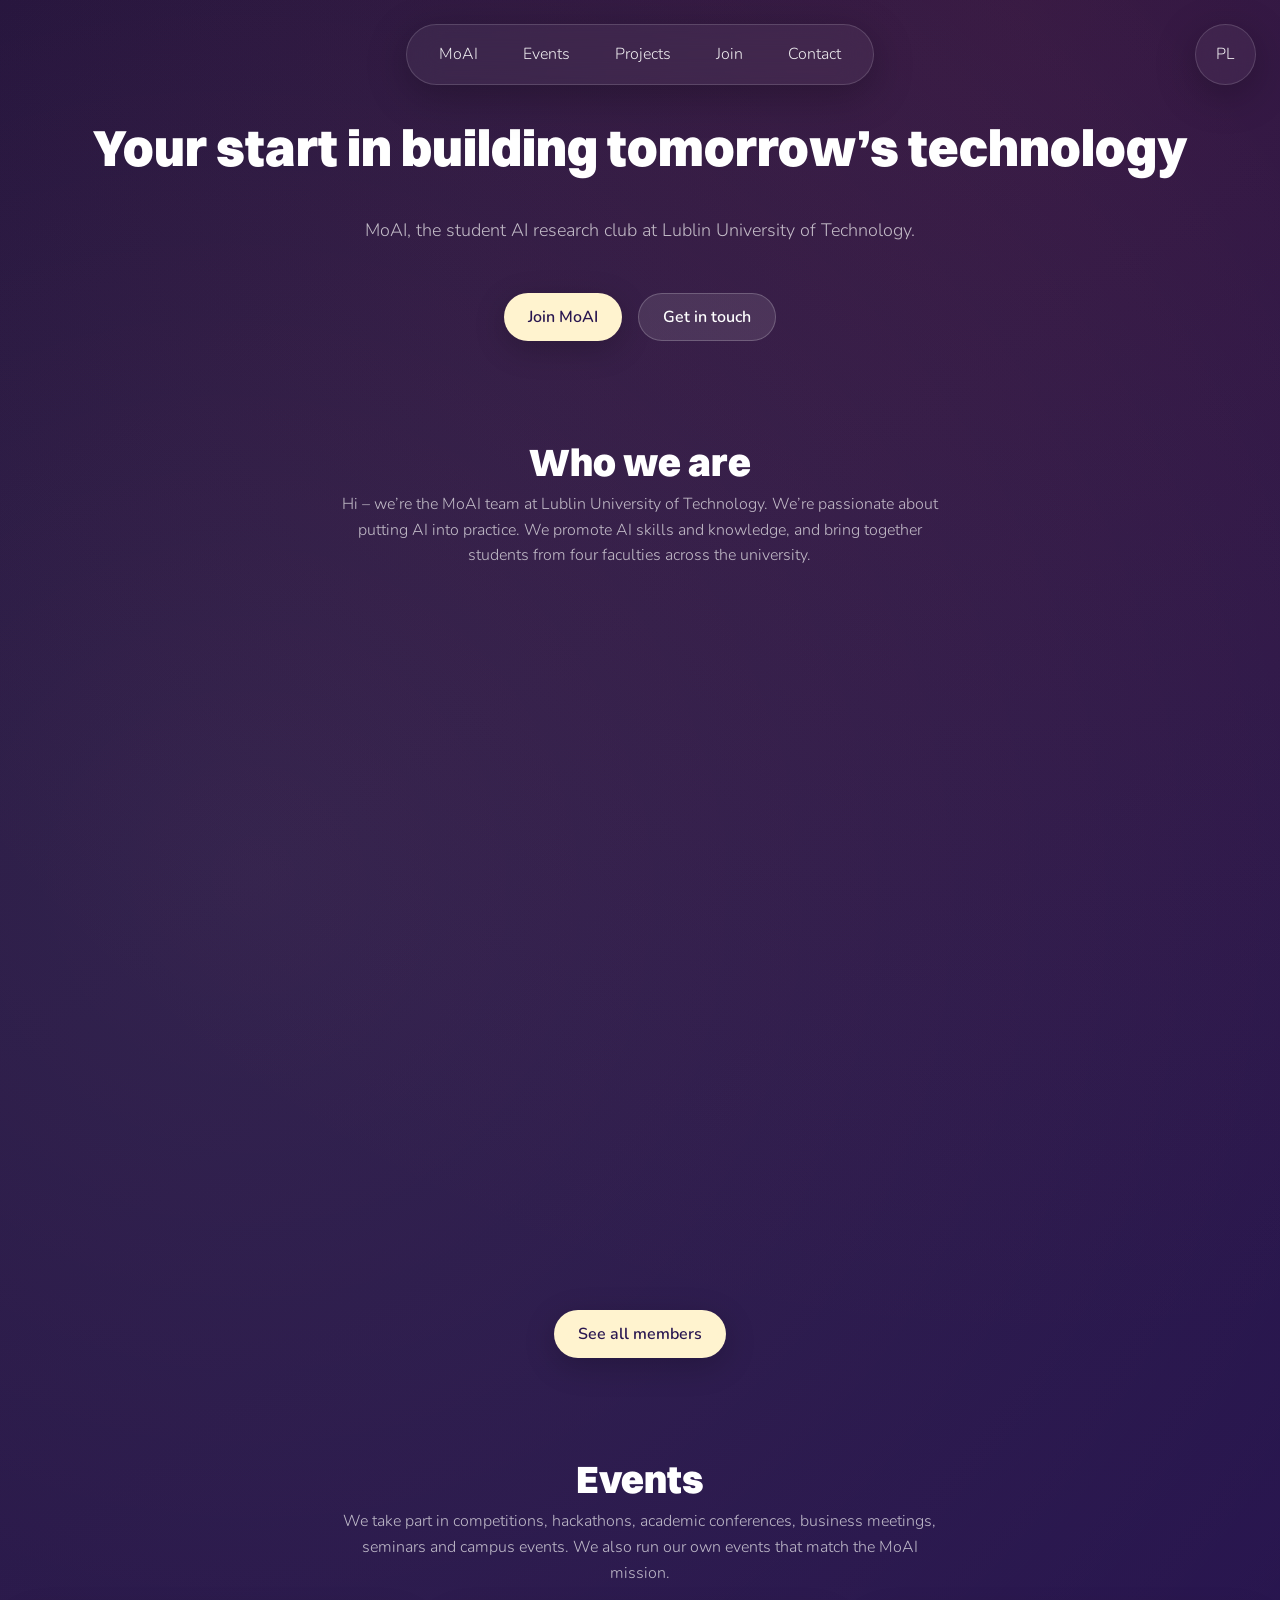
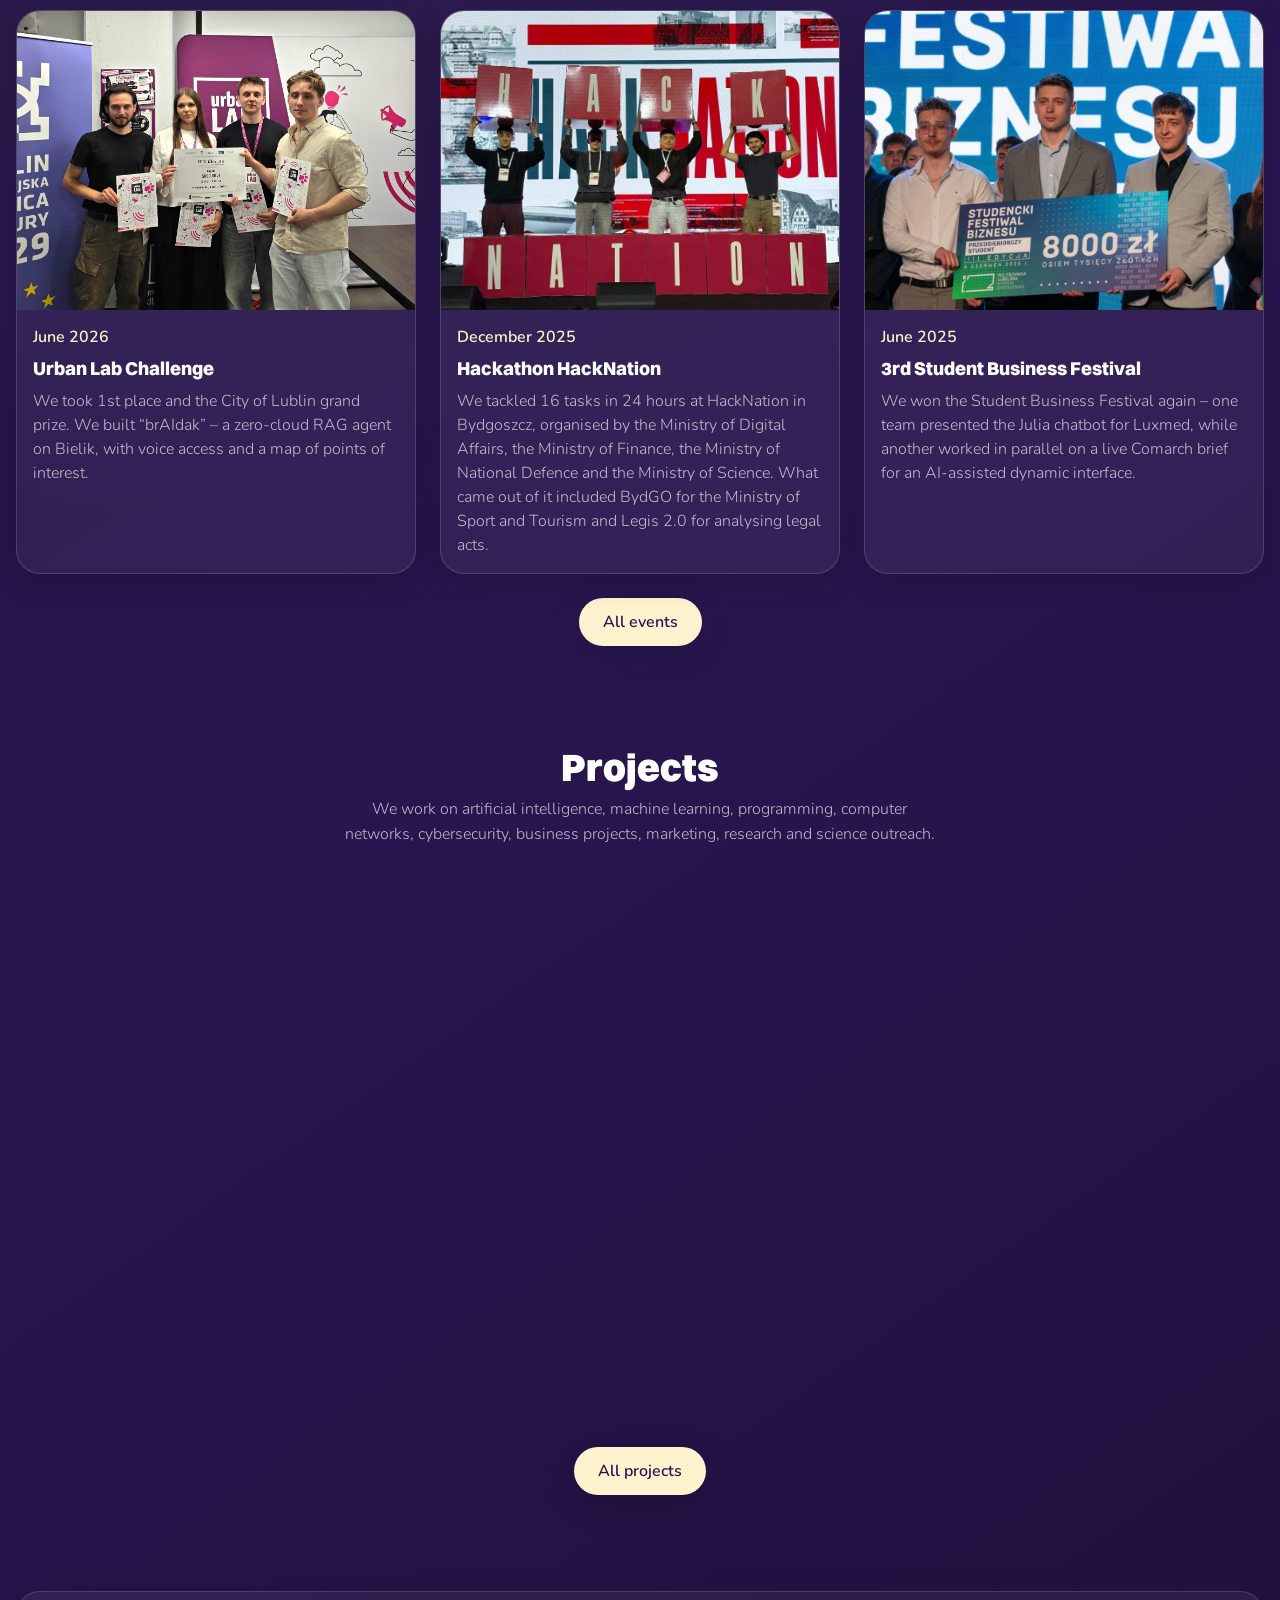
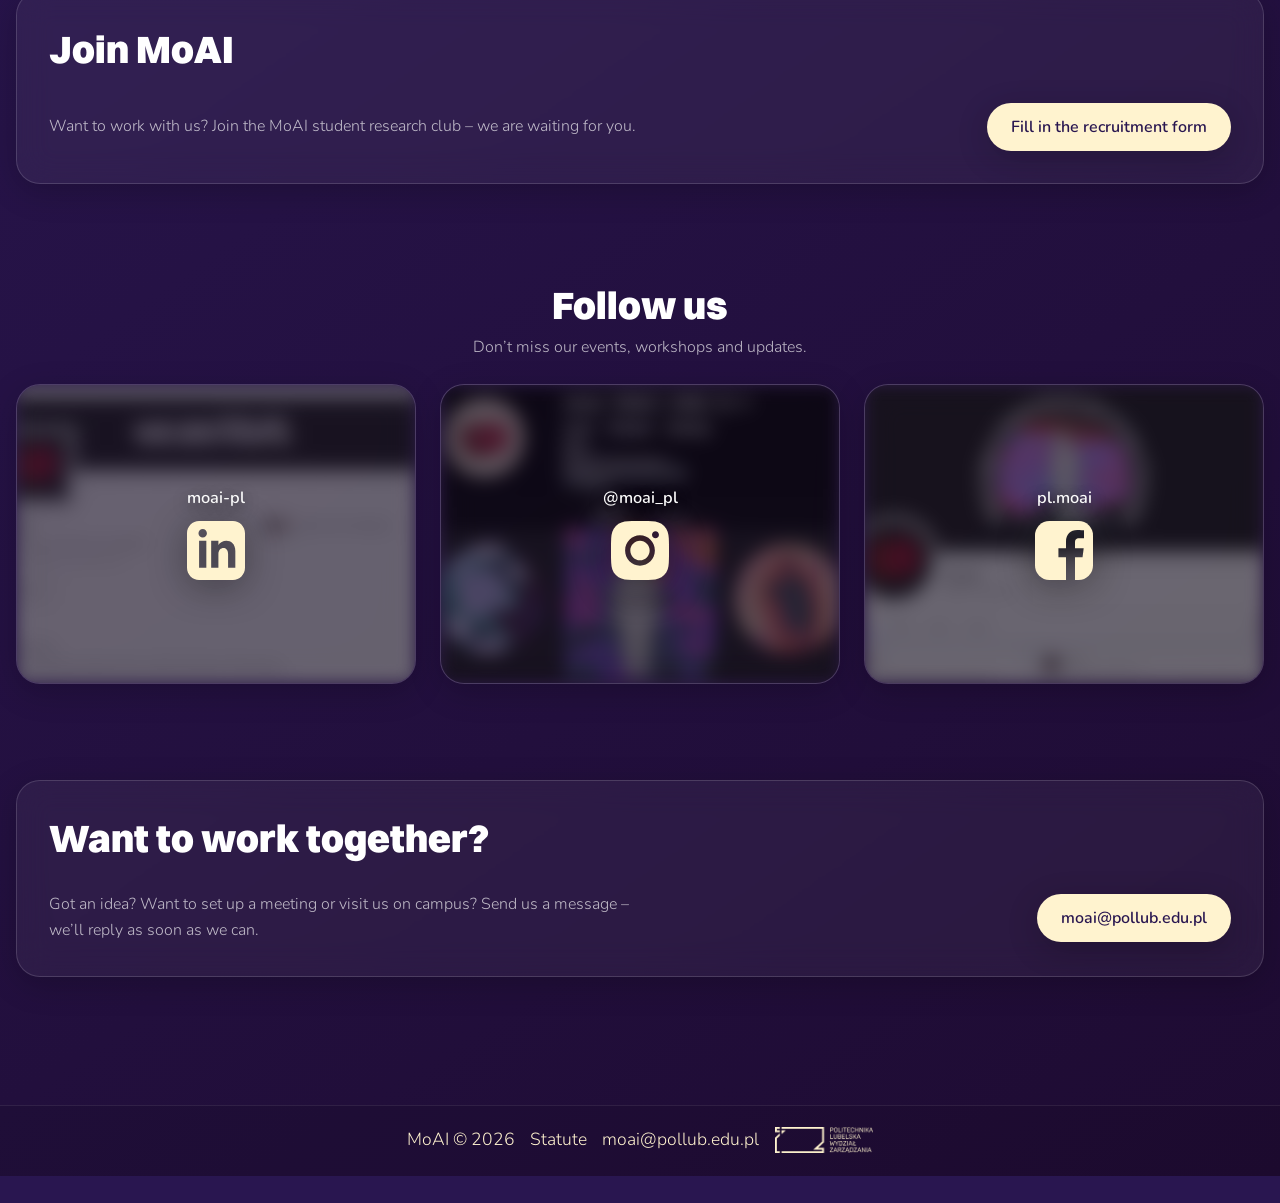
<file: index.html>
<!DOCTYPE html>
<html lang="pl">
<head>
	<meta charset="UTF-8">
	<meta name="viewport" content="width=device-width, initial-scale=1.0">
	<meta name="color-scheme" content="dark">
	<meta name="google-site-verification" content="C3zbUnbr2M0pZkSNKRsnua3W00MlYUA9bURwBQnWUGA">
	<meta name="description" content="MoAI Politechnika Lubelska – Koło Naukowe Sztucznej Inteligencji. Zajmujemy się sztuczną inteligencją, uczeniem maszynowym, programowaniem, sieciami komputerowymi i cyberbezpieczeństwem – dołącz do nas!">
	<meta property="og:site_name" content="Koło Naukowe MoAI">
	<meta property="og:title" content="MoAI – Koło Naukowe Sztucznej Inteligencji">
	<meta property="og:description" content="Dołącz do Koła Naukowego MoAI na Politechnice Lubelskiej!">
    <meta property="og:image" content="https://moai-pl.github.io/images/mics/moai_og.png">
	<meta property="og:image:width" content="1200">
	<meta property="og:image:height" content="630">
	<meta property="og:image:type" content="image/png">
	<meta property="og:image:alt" content="Koło Naukowe MoAI">
	<meta property="og:url" content="https://moai-pl.github.io">
	<meta property="og:type" content="website">
	<meta property="og:locale" content="pl_PL">
	<meta name="twitter:card" content="summary_large_image">
	<meta name="twitter:title" content="MoAI – Koło Naukowe Sztucznej Inteligencji">
	<meta name="twitter:description" content="Dołącz do Koła Naukowego MoAI na Politechnice Lubelskiej!">
	<meta name="twitter:image" content="https://moai-pl.github.io/images/mics/moai_og.png">
	<meta name="application-name" content="Koło Naukowe MoAI">
	<meta name="apple-mobile-web-app-title" content="Koło Naukowe MoAI">
	<meta name="theme-color" content="#291650">
	<meta name="msapplication-TileColor" content="#291650">
	<meta name="msapplication-TileImage" content="/icons/mstile-150x150.png">
	<title>MoAI – Koło Naukowe Sztucznej Inteligencji</title>
	<link rel="icon" href="/favicon.ico" sizes="any">
	<link rel="icon" type="image/png" sizes="16x16" href="/icons/favicon-16x16.png">
	<link rel="icon" type="image/png" sizes="32x32" href="/icons/favicon-32x32.png">
	<link rel="icon" type="image/png" sizes="48x48" href="/icons/favicon-48x48.png">
	<link rel="apple-touch-icon" sizes="180x180" href="/icons/apple-touch-icon.png">
	<link rel="manifest" href="/icons/site.webmanifest">
	<link rel="canonical" href="https://moai-pl.github.io">
	<link rel="stylesheet" href="styles.css">
	<script>
		(function () {
			var lang = 'en';
			try {
				var saved = localStorage.getItem('moai-lang');
				if (saved === 'pl' || saved === 'en') lang = saved;
				else if (Intl.DateTimeFormat().resolvedOptions().timeZone === 'Europe/Warsaw') lang = 'pl';
			} catch (e) {
				lang = 'pl';
			}
			document.documentElement.lang = lang;
			document.documentElement.setAttribute('data-lang', lang);
		})();
	</script>

    <script type="application/ld+json">
		{
			"@context": "https://schema.org",
			"@graph": [
				{
					"@type": "Organization",
					"@id": "https://moai-pl.github.io/#organization",
					"name": "Koło Naukowe MoAI",
					"alternateName": ["MoAI", "MoAI Politechnika Lubelska", "MoAI – Koło Naukowe Sztucznej Inteligencji"],
					"url": "https://moai-pl.github.io/",
					"logo": "https://moai-pl.github.io/images/mics/moai_head.webp",
					"sameAs": [
						"https://www.linkedin.com/company/moai-pl",
						"https://www.instagram.com/moai_pl",
						"https://www.facebook.com/pl.moai"
					]
				},
				{
					"@type": "WebSite",
					"@id": "https://moai-pl.github.io/#website",
					"url": "https://moai-pl.github.io/",
					"name": "Koło Naukowe MoAI",
					"alternateName": ["MoAI", "MoAI Politechnika Lubelska", "MoAI – Koło Naukowe Sztucznej Inteligencji"],
					"inLanguage": "pl",
					"publisher": { "@id": "https://moai-pl.github.io/#organization" }
				}
			]
		}
	</script>
</head>
<body data-page="index">
	<div id="top"></div>
	<noscript class="selectable" data-i18n="noscript">Ta strona wymaga JavaScript do animacji i losowania projektów.</noscript>

	<div id="preloader" class="preloader" data-i18n-aria="preloader" aria-label="Trwa ładowanie strony" role="status">
		<div class="preloader__glass">
			<span class="preloader__dot">M</span>
			<span class="preloader__dot">o</span>
			<span class="preloader__dot">A</span>
			<span class="preloader__dot">I</span>
		</div>
	</div>


	<header class="nav-shell">
		<nav class="nav">
			<div class="nav__links">
				<a href="#top" class="nav__link">MoAI</a>
				<a href="#events" class="nav__link" data-i18n="nav.events">Wydarzenia</a>
				<a href="#projects" class="nav__link" data-i18n="nav.projects">Projekty</a>
				<a href="#join" class="nav__link" data-i18n="nav.join">Dołącz</a>
				<a href="#contact" class="nav__link" data-i18n="nav.contact">Kontakt</a>
				<button type="button" class="nav__link lang-toggle lang-toggle--nav" data-lang-toggle aria-label="Switch to English">EN</button>
			</div>
		</nav>
		<button type="button" class="lang-toggle lang-toggle--corner" data-lang-toggle aria-label="Switch to English">EN</button>
	</header>

	<main class="page">
		<section id="hero" class="section hero no-select" aria-labelledby="hero-title">
			<div class="grid grid--hero">
				<div class="stack stack--lg stack--center">
					<h1 id="hero-title" class="display" data-i18n-html="hero.title">Twój start <span class="hero-title__line">w tworzeniu</span> <span class="hero-title__line">technologii jutra</span></h1>
					<p class="lead" data-i18n-html="hero.lead">Koło Naukowe <span class="hero-lead__line">Sztucznej Inteligencji MoAI</span> <span class="hero-lead__line">na Politechnice Lubelskiej.</span></p>
					<div class="stack stack--row stack--row-center">
						<a class="btn btn--primary" href="#join" data-i18n="hero.join">Dołącz do MoAI</a>
						<a class="btn btn--ghost" href="#contact" data-i18n="hero.write">Napisz do nas</a>
					</div>
				</div>
			</div>
		</section>

		<section id="who" class="section" aria-labelledby="who-title">
			<div class="section__header section__header--centered">
				<div>
					<h2 id="who-title" data-i18n="who.title">Kim jesteśmy?</h2>
					<p class="muted" data-i18n="who.body">Cześć! Tu Zespół MoAI z Politechniki Lubelskiej. Jesteśmy pasjonatami Sztucznej Inteligencji w praktycznym wydaniu. Skupiamy się na aktywnym promowaniu umiejętności i wiedzy na temat AI. Zrzeszamy najlepszych studentów z czterech wydziałów Poltechniki Lubelskiej.</p>
				</div>
			</div>
			<div id="members-grid" class="masonry" aria-live="polite"></div>
			<div class="section__actions section__actions--center section__actions--members">
				<a class="btn btn--primary" href="/members/" data-i18n="members.seeAll">Zobacz wszystkich</a>
			</div>
		</section>

		<section id="events" class="section" aria-labelledby="events-title">
			<div class="section__header section__header--centered">
				<div>
					<h2 id="events-title" data-i18n="events.title">Wydarzenia</h2>
					<p class="muted" data-i18n="events.body">Bierzemy udział w konkursach, hackathonach, konferencjach naukowych, spotkaniach z biznesem, seminariach i imprezach uczelnianych. Orgnizujemy własne wydarzenia zgodne z misją MoAI.</p>
				</div>
			</div>
			<div id="events-grid" class="cards cards--three" aria-live="polite"></div>
			<div class="section__actions section__actions--center">
				<a class="btn btn--primary" href="/events/" data-i18n="events.all">Pełna lista wydarzeń</a>
			</div>
		</section>

		<section id="projects" class="section" aria-labelledby="projects-title">
			<div class="section__header section__header--centered">
				<div>
					<h2 id="projects-title" data-i18n="projects.title">Projekty</h2>
					<p class="muted" data-i18n="projects.body">Zajmujemy się sztuczną inteligencją, uczeniem maszynowym, programowaniem, sieciami komputerowymi, cyberbezpieczeństwem, projektami biznesowymi, marketingiem oraz badaniami i popularyzacją nauki.</p>
				</div>
			</div>
			<div id="projects-grid" class="cards cards--three" aria-live="polite"></div>
			<div class="section__actions section__actions--center">
				<a class="btn btn--primary" href="/projects/" data-i18n="projects.all">Pełna lista projektów</a>
			</div>
		</section>

		<section id="join" class="section section--accent" aria-labelledby="join-title">
			<div class="glass card card--cta">
				<div class="stack stack--lg">
					<h2 id="join-title" data-i18n="join.title">Dołącz do MoAI</h2>
					<div class="join__summary">
						<p class="muted" data-i18n="join.body">Chcesz działać z nami? Dołącz do Koła Naukowego MoAI – czekamy na Ciebie.</p>
						<a class="btn btn--primary" href="https://docs.google.com/forms/d/e/1FAIpQLSeRdYbvLa8XtjcZnIYagbELmvWFAhEcAMOQrnERhkXVHtnLXA/viewform?usp=header" target="_blank" rel="noopener" data-goatcounter-click="recruitment-form" data-goatcounter-title="Formularz rekrutacyjny" data-i18n="join.cta">Wypełnij formularz rekrutacyjny</a>
					</div>
				</div>
			</div>
		</section>

		<section id="follow" class="section" aria-labelledby="follow-title">
			<div class="section__header">
				<div>
					<h2 id="follow-title" data-i18n="follow.title">Obserwuj nas</h2>
					<p class="muted" data-i18n="follow.body">Nie przegap eventów, warsztatów i aktualności.</p>
				</div>
			</div>
			<div class="cards cards--social">
				<a class="social-card glass" href="https://www.linkedin.com/company/moai-pl" target="_blank" rel="noopener" aria-label="LinkedIn MoAI">
					<img class="social-card__image" src="images/mics/li_background.webp" alt="" loading="lazy" data-protect="true">
					<div class="social-card__content">
						<p class="social-card__handle">moai-pl</p>
						<img class="social-card__icon" src="icons/linkedin.svg" alt="" aria-hidden="true" loading="lazy">
					</div>
				</a>
				<a class="social-card glass" href="https://www.instagram.com/moai_pl" target="_blank" rel="noopener" aria-label="Instagram MoAI">
					<img class="social-card__image" src="images/mics/ig_background.webp" alt="" loading="lazy" data-protect="true">
					<div class="social-card__content">
						<p class="social-card__handle">@moai_pl</p>
						<img class="social-card__icon" src="icons/instagram.svg" alt="" aria-hidden="true" loading="lazy">
					</div>
				</a>
				<a class="social-card glass" href="https://www.facebook.com/pl.moai" target="_blank" rel="noopener" aria-label="Facebook MoAI">
					<img class="social-card__image" src="images/mics/fb_background.webp" alt="" loading="lazy" data-protect="true">
					<div class="social-card__content">
						<p class="social-card__handle">pl.moai</p>
						<img class="social-card__icon social-card__icon--facebook" src="icons/facebook.svg" alt="" aria-hidden="true" loading="lazy">
					</div>
				</a>
			</div>
		</section>

		<section id="contact" class="section" aria-labelledby="contact-title">
			<div class="glass card card--contact">
				<div class="stack stack--lg">
					<h2 id="contact-title" data-i18n="contact.title">Chcesz współpracować?</h2>
					<div class="join__summary contact__summary">
						<p class="muted" data-i18n="contact.body">Masz pomysł? Chcesz umówić się na spotkanie lub odwiedzić nas na uczelni? Wyślij nam wiadomość – odpowiemy tak szybko, jak będzie to możliwe.</p>
						<a class="btn btn--primary" href="mailto:moai@pollub.edu.pl">moai@pollub.edu.pl</a>
					</div>
				</div>
			</div>
		</section>
	</main>

	<footer class="footer">
		<div class="footer__inner">
			<span>MoAI © <span data-current-year>2026</span></span>
			<a class="footer__link" href="assets/Statut_MoAI.pdf" target="_blank" data-i18n="footer.rules">Regulamin</a>
			<a class="footer__link" href="mailto:moai@pollub.edu.pl">moai@pollub.edu.pl</a>
			<a class="footer__logo" href="https://wz.pollub.pl/" target="_blank" rel="noopener">
				<img src="icons/logo_wz.webp" alt="Wydział Zarządzania Politechniki Lubelskiej" loading="lazy" data-i18n-alt="footer.wz">
			</a>
		</div>
	</footer>

	<script src="i18n.js" defer></script>
	<script src="scripts.js" defer></script>
	<script data-goatcounter="https://moai-pl.goatcounter.com/count" async src="https://gc.zgo.at/count.js"></script>
</body>
</html>
</file>
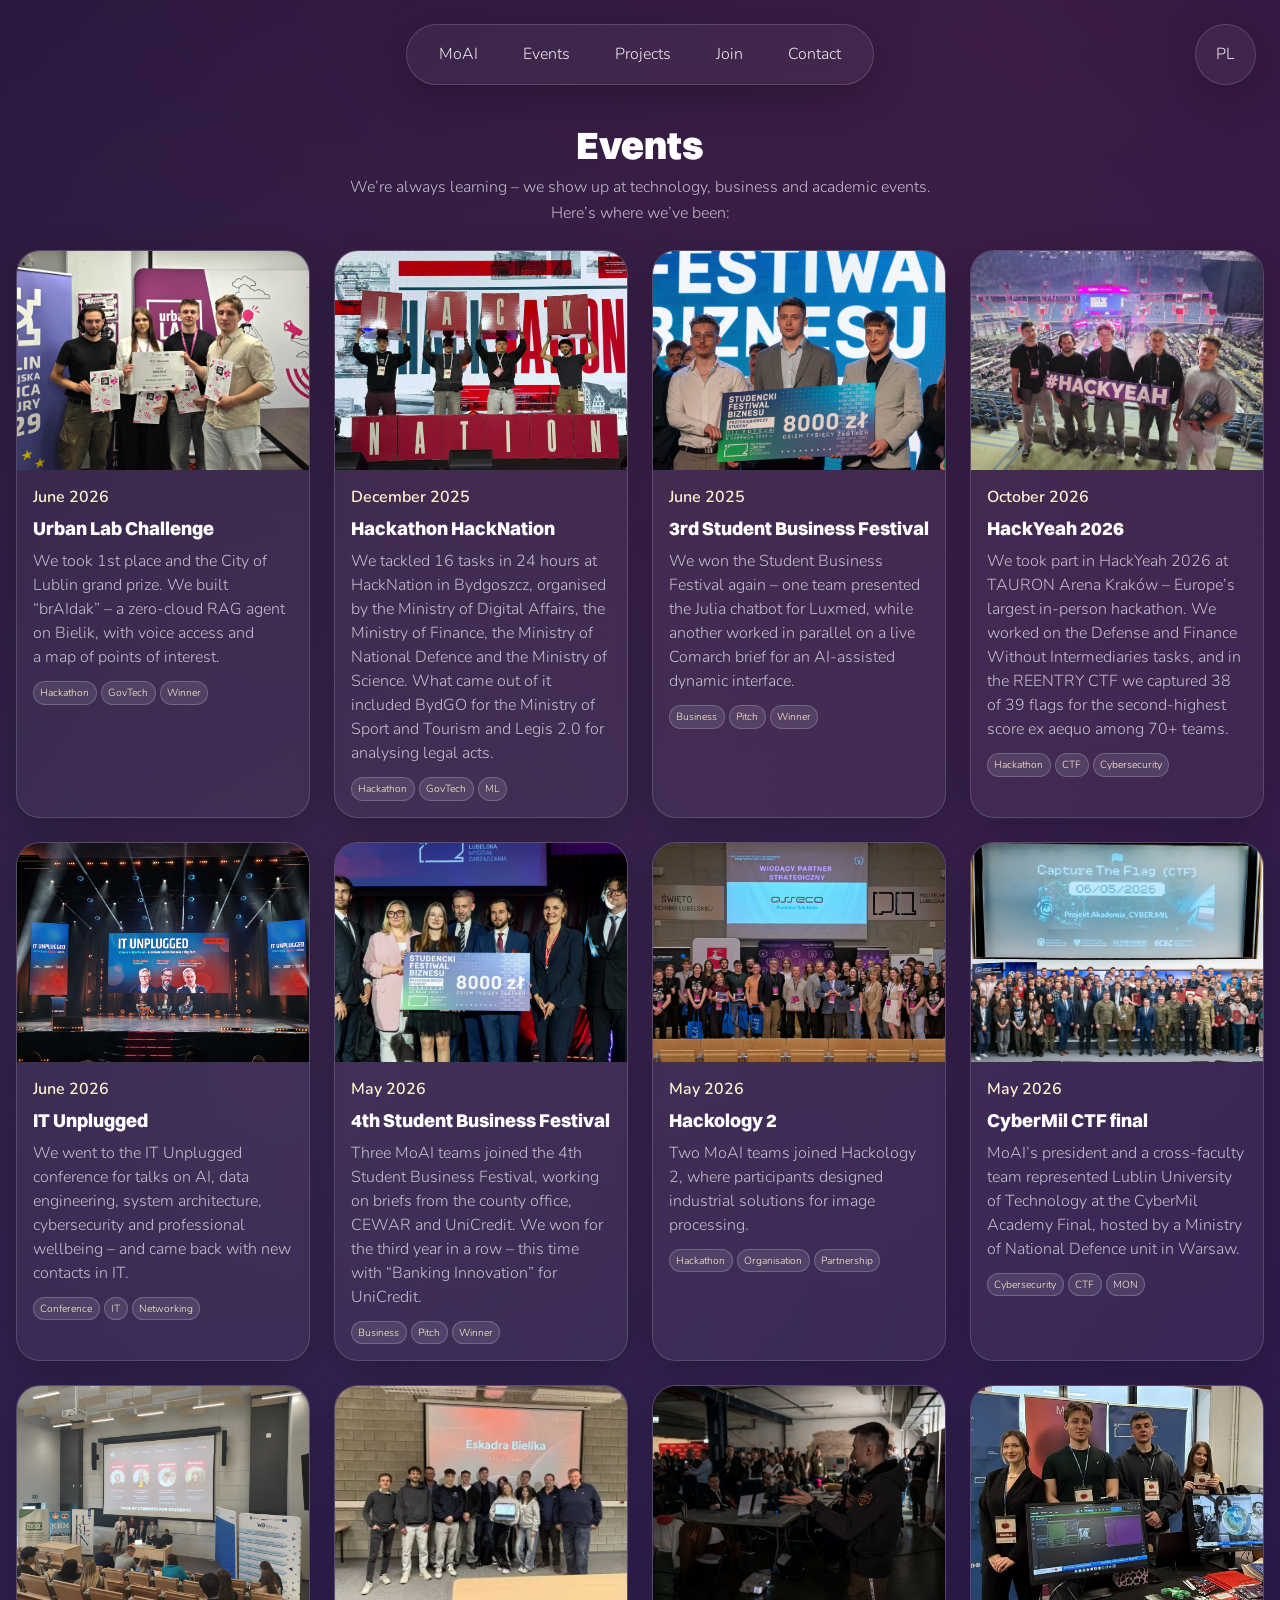
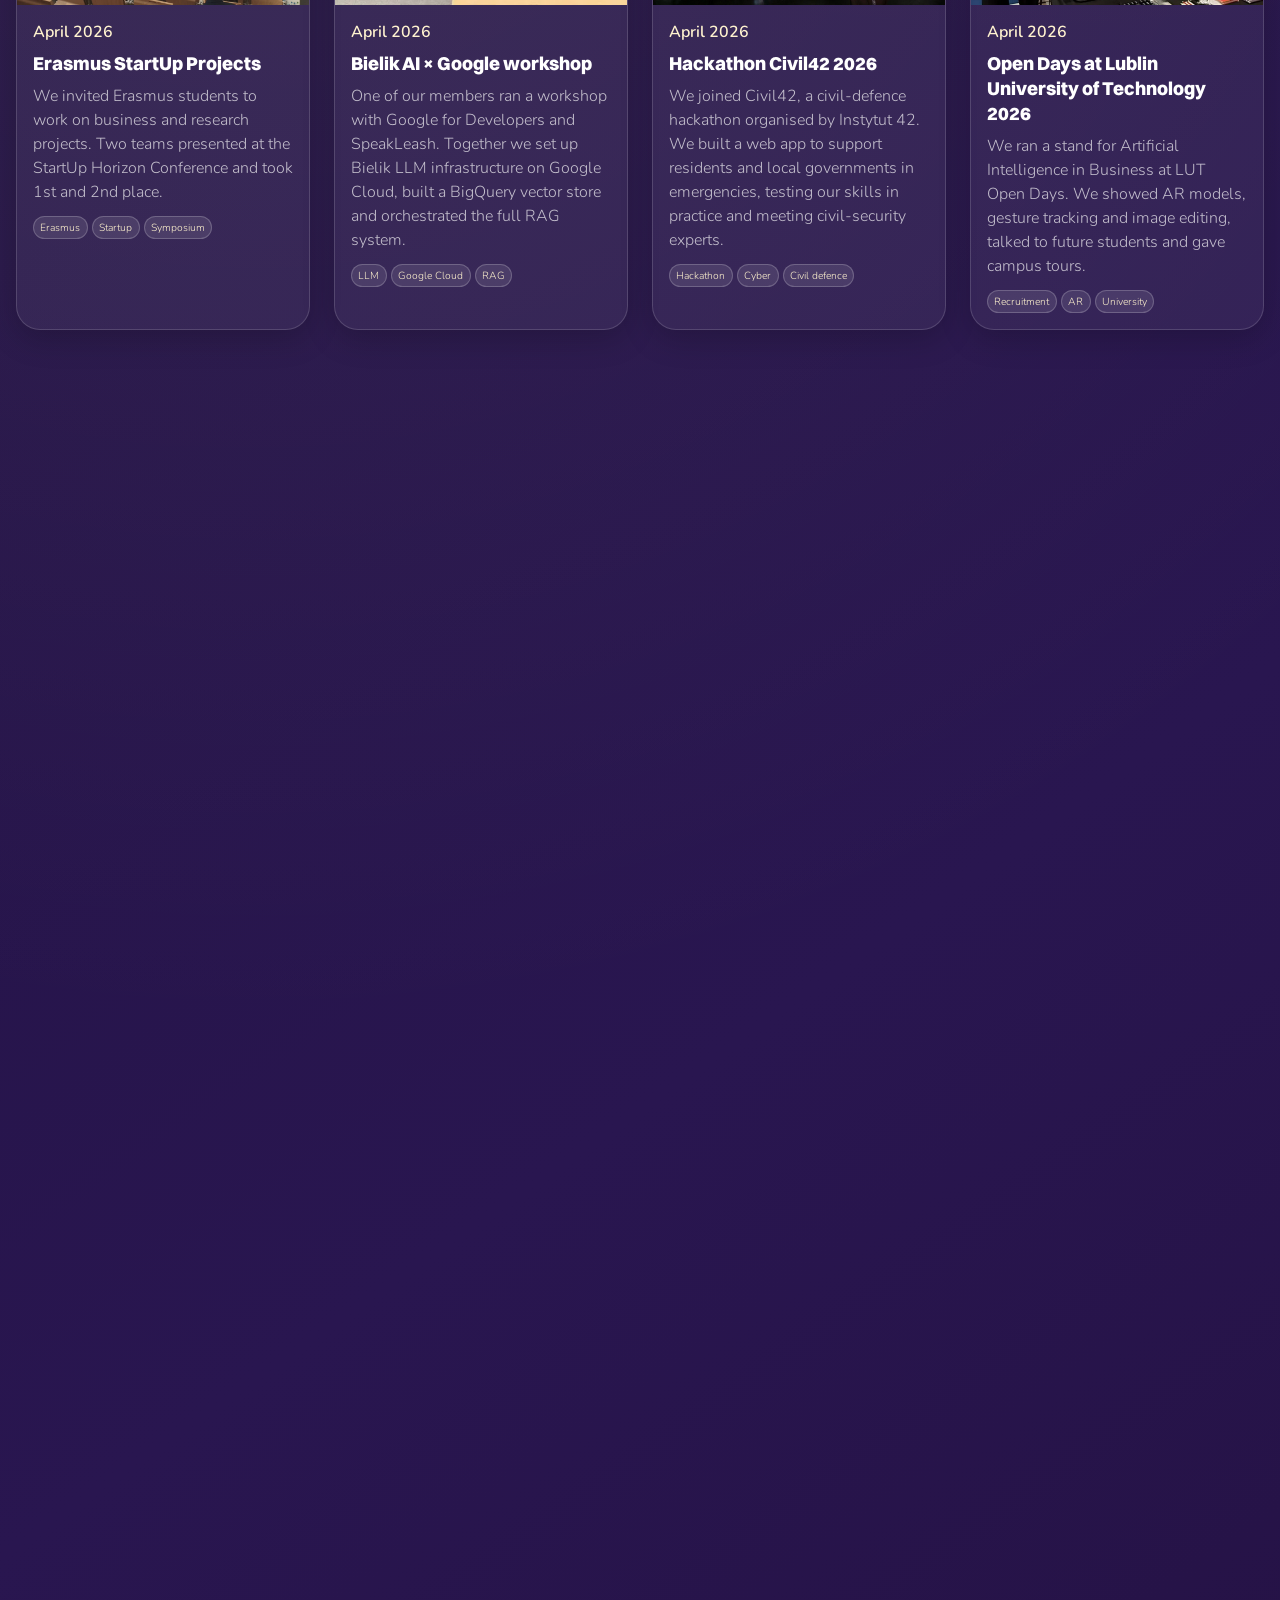
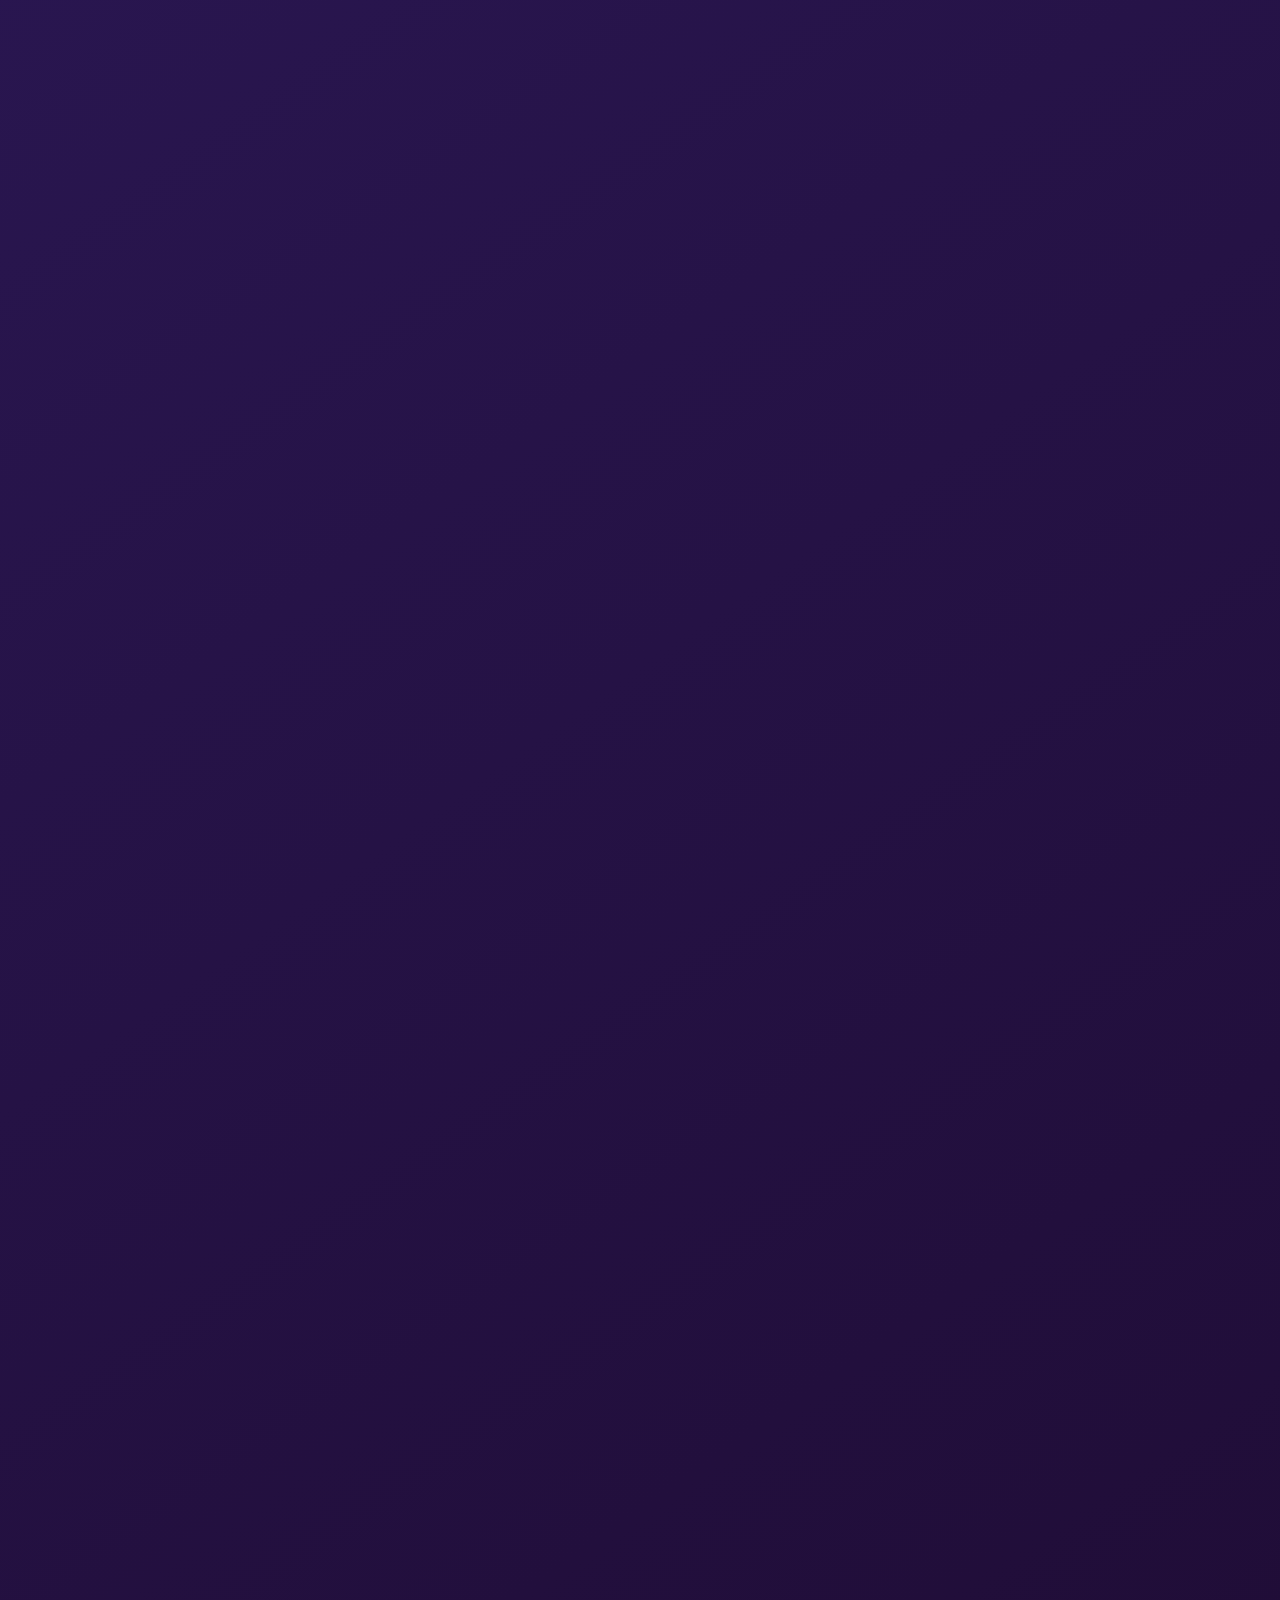
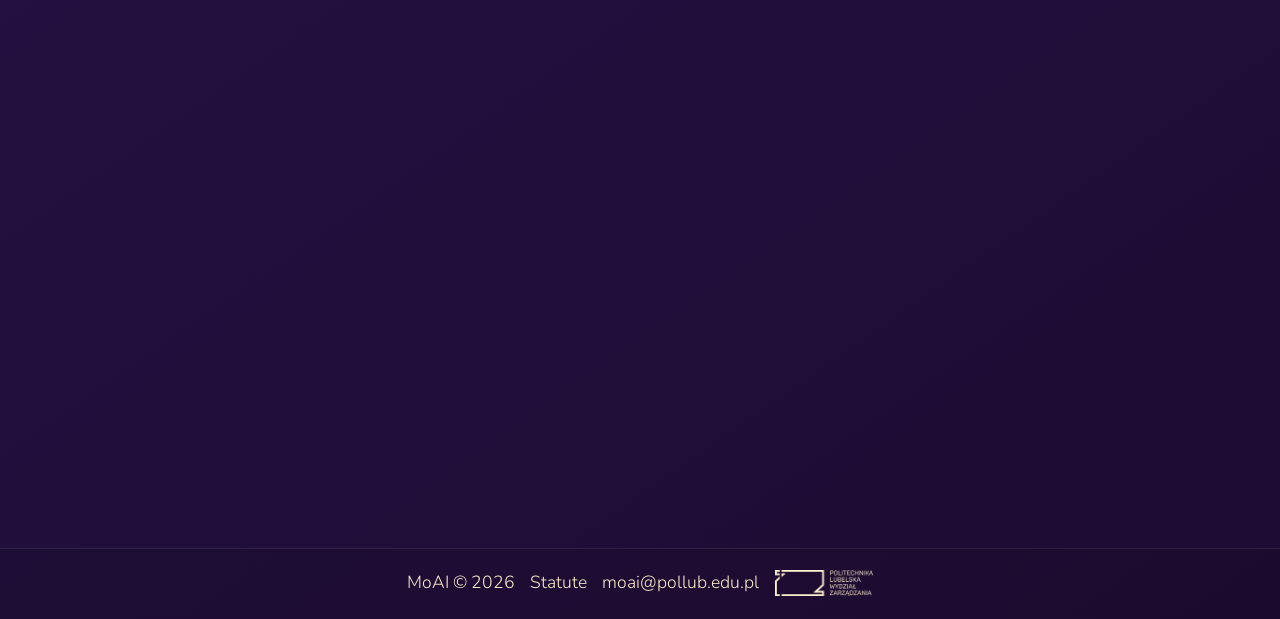
<file: events/index.html>
<!DOCTYPE html>
<html lang="pl">
<head>
  <meta charset="UTF-8">
  <meta name="viewport" content="width=device-width, initial-scale=1.0">
  <meta name="color-scheme" content="dark">
  <meta name="description" content="Wydarzenia MoAI Politechnika Lubelska: konkursy, hackathony, konferencje naukowe i warsztaty organizowane przez Koło Naukowe Sztucznej Inteligencji.">
  <meta property="og:site_name" content="Koło Naukowe MoAI">
  <meta property="og:title" content="MoAI – Wydarzenia">
  <meta property="og:description" content="Konkursy, hackathony, konferencje naukowe i warsztaty Koła Naukowego MoAI na Politechnice Lubelskiej.">
  <meta property="og:image" content="https://moai-pl.github.io/images/mics/moai_og.png">
  <meta property="og:image:width" content="1200">
  <meta property="og:image:height" content="630">
  <meta property="og:image:type" content="image/png">
  <meta property="og:image:alt" content="Koło Naukowe MoAI">
  <meta property="og:url" content="https://moai-pl.github.io/events/">
  <meta name="twitter:card" content="summary_large_image">
  <meta name="twitter:title" content="MoAI – Wydarzenia">
  <meta name="twitter:description" content="Konkursy, hackathony, konferencje naukowe i warsztaty Koła Naukowego MoAI na Politechnice Lubelskiej.">
  <meta name="twitter:image" content="https://moai-pl.github.io/images/mics/moai_og.png">
  <meta name="theme-color" content="#291650">
  <title>MoAI – Wydarzenia</title>
  <link rel="canonical" href="https://moai-pl.github.io/events/">
  <link rel="icon" href="/favicon.ico" sizes="any">
  <link rel="icon" type="image/png" sizes="32x32" href="../icons/favicon-32x32.png">
  <link rel="icon" type="image/png" sizes="16x16" href="../icons/favicon-16x16.png">
  <link rel="apple-touch-icon" sizes="180x180" href="../icons/apple-touch-icon.png">
  <link rel="manifest" href="../icons/site.webmanifest">
  <link rel="stylesheet" href="../styles.css">
  <script>
    (function () {
      var lang = 'en';
      try {
        var saved = localStorage.getItem('moai-lang');
        if (saved === 'pl' || saved === 'en') lang = saved;
        else if (Intl.DateTimeFormat().resolvedOptions().timeZone === 'Europe/Warsaw') lang = 'pl';
      } catch (e) {
        lang = 'pl';
      }
      document.documentElement.lang = lang;
      document.documentElement.setAttribute('data-lang', lang);
    })();
  </script>
</head>
<body data-page="events">
  <div id="top"></div>
  <div id="preloader" class="preloader" data-i18n-aria="preloader" aria-label="Trwa ładowanie strony" role="status">
    <div class="preloader__glass">
      <span class="preloader__dot">M</span>
      <span class="preloader__dot">o</span>
      <span class="preloader__dot">A</span>
      <span class="preloader__dot">I</span>
    </div>
  </div>

  <svg class="sr-only" aria-hidden="true" focusable="false">
    <symbol id="icon-linkedin" viewBox="0 0 24 24">
      <path fill="currentColor" d="M19 0H5C2.24 0 0 2.24 0 5v14c0 2.76 2.24 5 5 5h14c2.76 0 5-2.24 5-5V5c0-2.76-2.24-5-5-5zM8.34 19H5.67V9.67h2.67V19zM7 8.45A1.56 1.56 0 1 1 7 5.34a1.56 1.56 0 0 1 0 3.11zM19 19h-2.67v-5.6c0-1.33-.48-2.24-1.68-2.24-.92 0-1.47.62-1.71 1.22-.09.22-.11.52-.11.82V19h-2.67V9.67h2.67v1.28c.35-.54 1.23-1.32 2.9-1.32 2.12 0 3.26 1.38 3.26 4.06V19z" />
    </symbol>
  </svg>

  <header class="nav-shell">
    <nav class="nav">
      <div class="nav__links">
        <a href="/" class="nav__link">MoAI</a>
        <a href="/#events" class="nav__link" data-i18n="nav.events">Wydarzenia</a>
        <a href="/#projects" class="nav__link" data-i18n="nav.projects">Projekty</a>
        <a href="/#join" class="nav__link" data-i18n="nav.join">Dołącz</a>
        <a href="/#contact" class="nav__link" data-i18n="nav.contact">Kontakt</a>
        <button type="button" class="nav__link lang-toggle lang-toggle--nav" data-lang-toggle aria-label="Switch to English">EN</button>
      </div>
    </nav>
    <button type="button" class="lang-toggle lang-toggle--corner" data-lang-toggle aria-label="Switch to English">EN</button>
  </header>

  <main class="page">
    <section class="section" aria-labelledby="events-gallery-title">
      <div class="section__header">
        <div>
          <h2 id="events-gallery-title" data-i18n="events.pageTitle">Wydarzenia</h2>
          <p class="muted" data-i18n="events.pageBody">Nie przestajemy się rozwijać – chętnie bierzemy udział w technologicznych, biznesowych i akademickich. Zobacz gdzie byliśmy:</p>
        </div>
      </div>
      <div id="projects-grid" class="cards cards--three" aria-live="polite"></div>
    </section>
  </main>

  <footer class="footer">
    <div class="footer__inner">
      <span>MoAI © <span data-current-year>2026</span></span>
      <a class="footer__link" href="../assets/Statut_MoAI.pdf" target="_blank" data-i18n="footer.rules">Regulamin</a>
      <a class="footer__link" href="mailto:moai@pollub.edu.pl">moai@pollub.edu.pl</a>
      <a class="footer__logo" href="https://wz.pollub.pl/" target="_blank" rel="noopener">
        <img src="../icons/logo_wz.webp" alt="Wydział Zarządzania Politechniki Lubelskiej" loading="lazy" data-i18n-alt="footer.wz">
      </a>
    </div>
  </footer>
  <script src="../i18n.js" defer></script>
  <script src="../scripts.js" defer></script>
  <script data-goatcounter="https://moai-pl.goatcounter.com/count" async src="https://gc.zgo.at/count.js"></script>
</body>
</html>
</file>
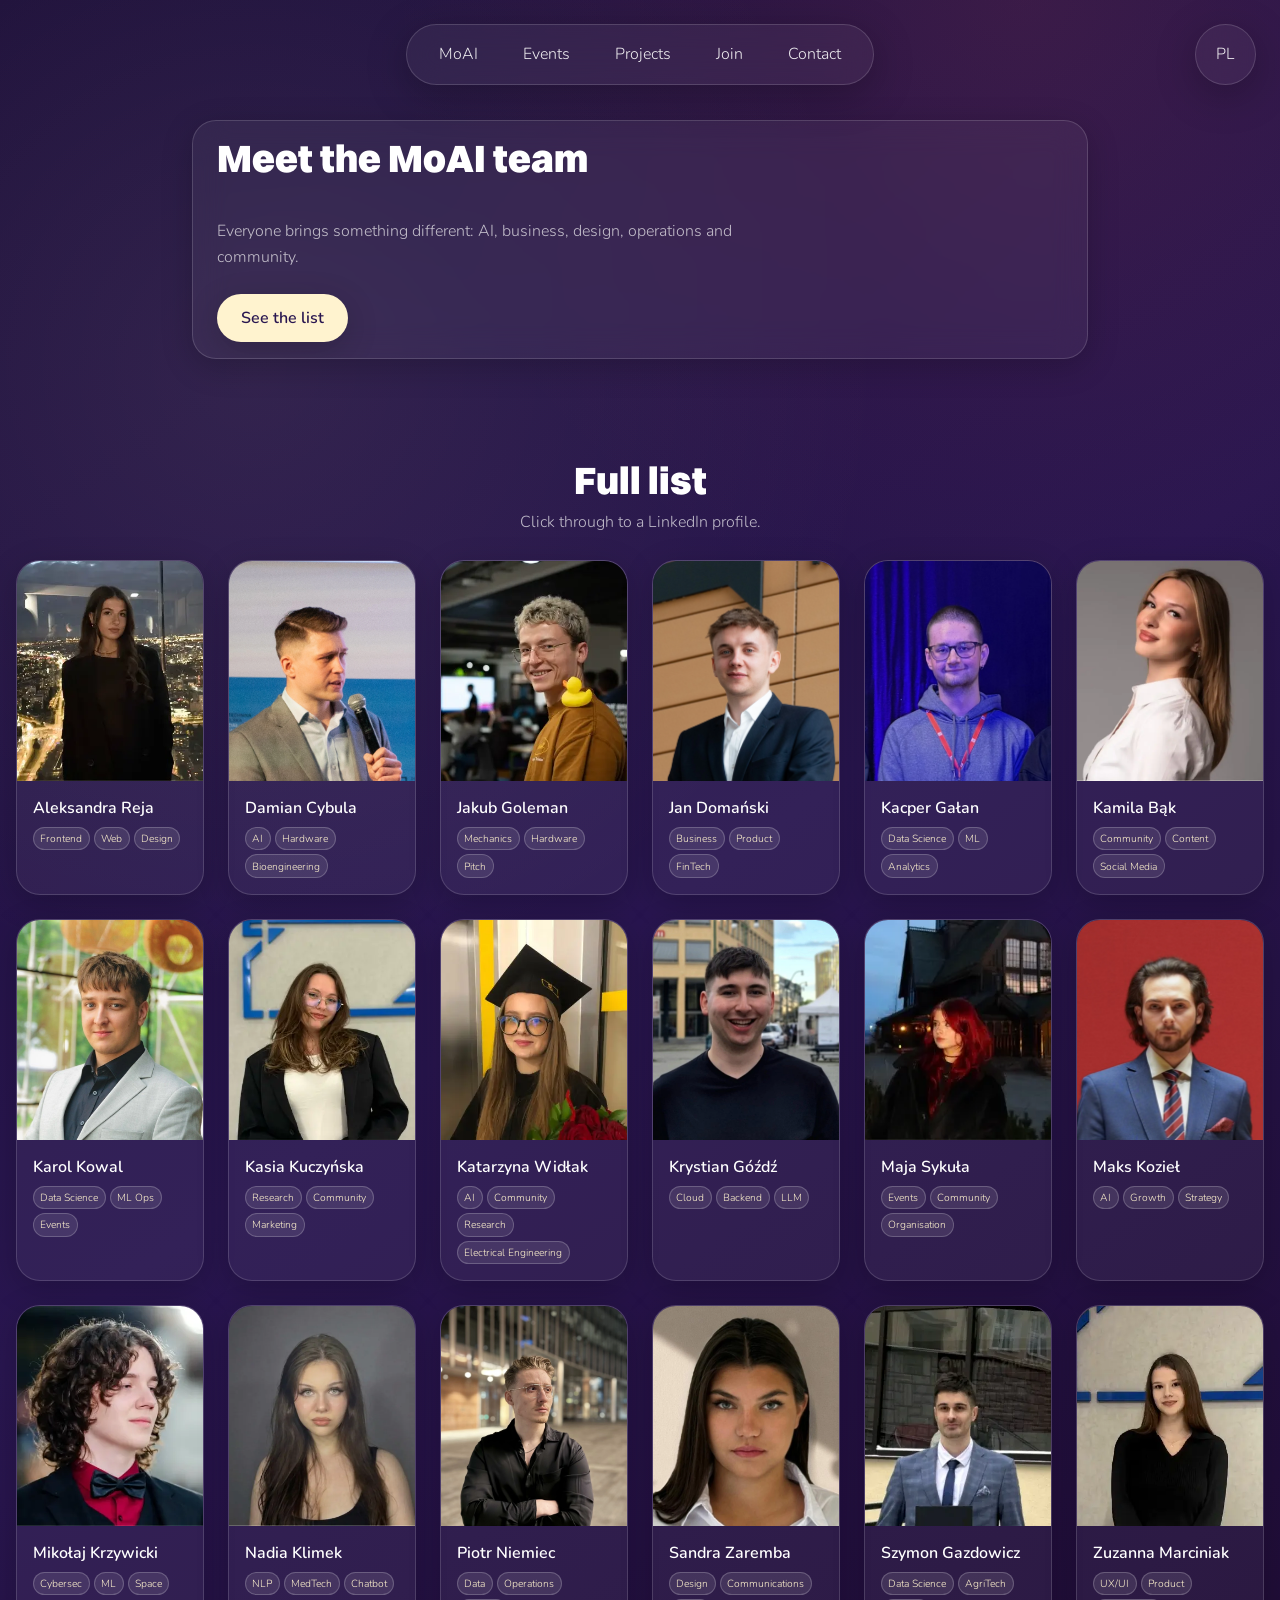
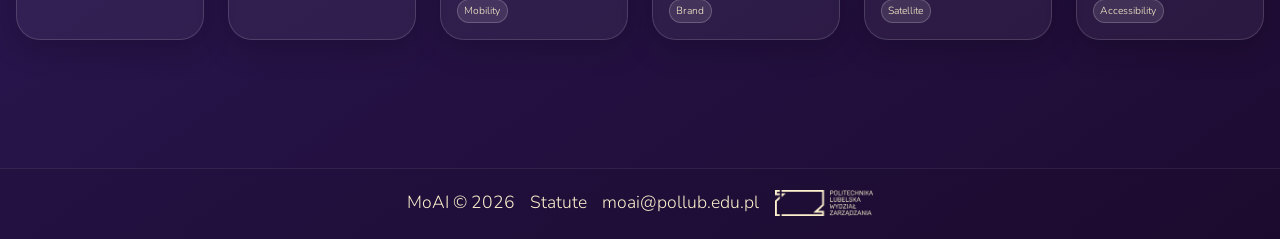
<file: members/index.html>
<!DOCTYPE html>
<html lang="pl">
<head>
  <meta charset="UTF-8">
  <meta name="viewport" content="width=device-width, initial-scale=1.0">
  <meta name="color-scheme" content="dark">
  <meta name="description" content="Poznaj członków MoAI Politechnika Lubelska – studentów tworzących Koło Naukowe Sztucznej Inteligencji.">
  <meta property="og:site_name" content="Koło Naukowe MoAI">
  <meta property="og:title" content="MoAI – Członkowie">
  <meta property="og:description" content="Poznaj członków Koła Naukowego MoAI na Politechnice Lubelskiej.">
  <meta property="og:image" content="https://moai-pl.github.io/images/mics/moai_og.png">
  <meta property="og:image:width" content="1200">
  <meta property="og:image:height" content="630">
  <meta property="og:image:type" content="image/png">
  <meta property="og:image:alt" content="Koło Naukowe MoAI">
  <meta property="og:url" content="https://moai-pl.github.io/members/">
  <meta name="twitter:card" content="summary_large_image">
  <meta name="twitter:title" content="MoAI – Członkowie">
  <meta name="twitter:description" content="Poznaj członków Koła Naukowego MoAI na Politechnice Lubelskiej.">
  <meta name="twitter:image" content="https://moai-pl.github.io/images/mics/moai_og.png">
  <meta name="theme-color" content="#291650">
  <title>MoAI – Członkowie</title>
  <link rel="canonical" href="https://moai-pl.github.io/members/">
  <link rel="icon" href="/favicon.ico" sizes="any">
  <link rel="icon" type="image/png" sizes="32x32" href="../icons/favicon-32x32.png">
  <link rel="icon" type="image/png" sizes="16x16" href="../icons/favicon-16x16.png">
  <link rel="apple-touch-icon" sizes="180x180" href="../icons/apple-touch-icon.png">
  <link rel="manifest" href="../icons/site.webmanifest">
  <link rel="stylesheet" href="../styles.css">
  <script>
    (function () {
      var lang = 'en';
      try {
        var saved = localStorage.getItem('moai-lang');
        if (saved === 'pl' || saved === 'en') lang = saved;
        else if (Intl.DateTimeFormat().resolvedOptions().timeZone === 'Europe/Warsaw') lang = 'pl';
      } catch (e) {
        lang = 'pl';
      }
      document.documentElement.lang = lang;
      document.documentElement.setAttribute('data-lang', lang);
    })();
  </script>
</head>
<body data-page="members">
  <div id="top"></div>
  <div id="preloader" class="preloader" data-i18n-aria="preloader" aria-label="Trwa ładowanie strony" role="status">
    <div class="preloader__glass">
      <span class="preloader__dot">M</span>
      <span class="preloader__dot">o</span>
      <span class="preloader__dot">A</span>
      <span class="preloader__dot">I</span>
    </div>
  </div>

  <svg class="sr-only" aria-hidden="true" focusable="false">
    <symbol id="icon-linkedin" viewBox="0 0 24 24">
      <path fill="currentColor" d="M19 0H5C2.24 0 0 2.24 0 5v14c0 2.76 2.24 5 5 5h14c2.76 0 5-2.24 5-5V5c0-2.76-2.24-5-5-5zM8.34 19H5.67V9.67h2.67V19zM7 8.45A1.56 1.56 0 1 1 7 5.34a1.56 1.56 0 0 1 0 3.11zM19 19h-2.67v-5.6c0-1.33-.48-2.24-1.68-2.24-.92 0-1.47.62-1.71 1.22-.09.22-.11.52-.11.82V19h-2.67V9.67h2.67v1.28c.35-.54 1.23-1.32 2.9-1.32 2.12 0 3.26 1.38 3.26 4.06V19z" />
    </symbol>
  </svg>

  <header class="nav-shell">
    <nav class="nav">
      <div class="nav__links">
        <a href="/" class="nav__link">MoAI</a>
        <a href="/#events" class="nav__link" data-i18n="nav.events">Wydarzenia</a>
        <a href="/#projects" class="nav__link" data-i18n="nav.projects">Projekty</a>
        <a href="/#join" class="nav__link" data-i18n="nav.join">Dołącz</a>
        <a href="/#contact" class="nav__link" data-i18n="nav.contact">Kontakt</a>
        <button type="button" class="nav__link lang-toggle lang-toggle--nav" data-lang-toggle aria-label="Switch to English">EN</button>
      </div>
    </nav>
    <button type="button" class="lang-toggle lang-toggle--corner" data-lang-toggle aria-label="Switch to English">EN</button>
  </header>

  <main class="page">
    <section class="section" aria-labelledby="members-hero-title">
      <div class="glass card card--intro">
        <div class="stack stack--lg">
          <h1 id="members-hero-title" class="display" data-i18n="members.hero">Poznaj wszystkich członków MoAI</h1>
          <p class="muted" data-i18n="members.intro">Każdy wnosi unikalne kompetencje: AI, biznes, design, operacje i społeczność.</p>
          <div class="stack stack--row">
            <a class="btn btn--primary" href="#members-grid" data-i18n="members.listCta">Przejdź do listy</a>
          </div>
        </div>
      </div>
    </section>

    <section class="section" aria-labelledby="members-list-title">
      <div class="section__header">
        <div>
          <h2 id="members-list-title" data-i18n="members.listTitle">Pełna lista</h2>
          <p class="muted" data-i18n="members.listBody">Kliknij, aby przejść do profilu na LinkedIn.</p>
        </div>
      </div>
      <div id="members-grid" class="masonry" aria-live="polite"></div>
    </section>
  </main>

  <footer class="footer">
    <div class="footer__inner">
      <span>MoAI © <span data-current-year>2026</span></span>
      <a class="footer__link" href="../assets/Statut_MoAI.pdf" target="_blank" data-i18n="footer.rules">Regulamin</a>
      <a class="footer__link" href="mailto:moai@pollub.edu.pl">moai@pollub.edu.pl</a>
      <a class="footer__logo" href="https://wz.pollub.pl/" target="_blank" rel="noopener">
        <img src="../icons/logo_wz.webp" alt="Wydział Zarządzania Politechniki Lubelskiej" loading="lazy" data-i18n-alt="footer.wz">
      </a>
    </div>
  </footer>
  <script src="../i18n.js" defer></script>
  <script src="../scripts.js" defer></script>
  <script data-goatcounter="https://moai-pl.goatcounter.com/count" async src="https://gc.zgo.at/count.js"></script>
</body>
</html>
</file>
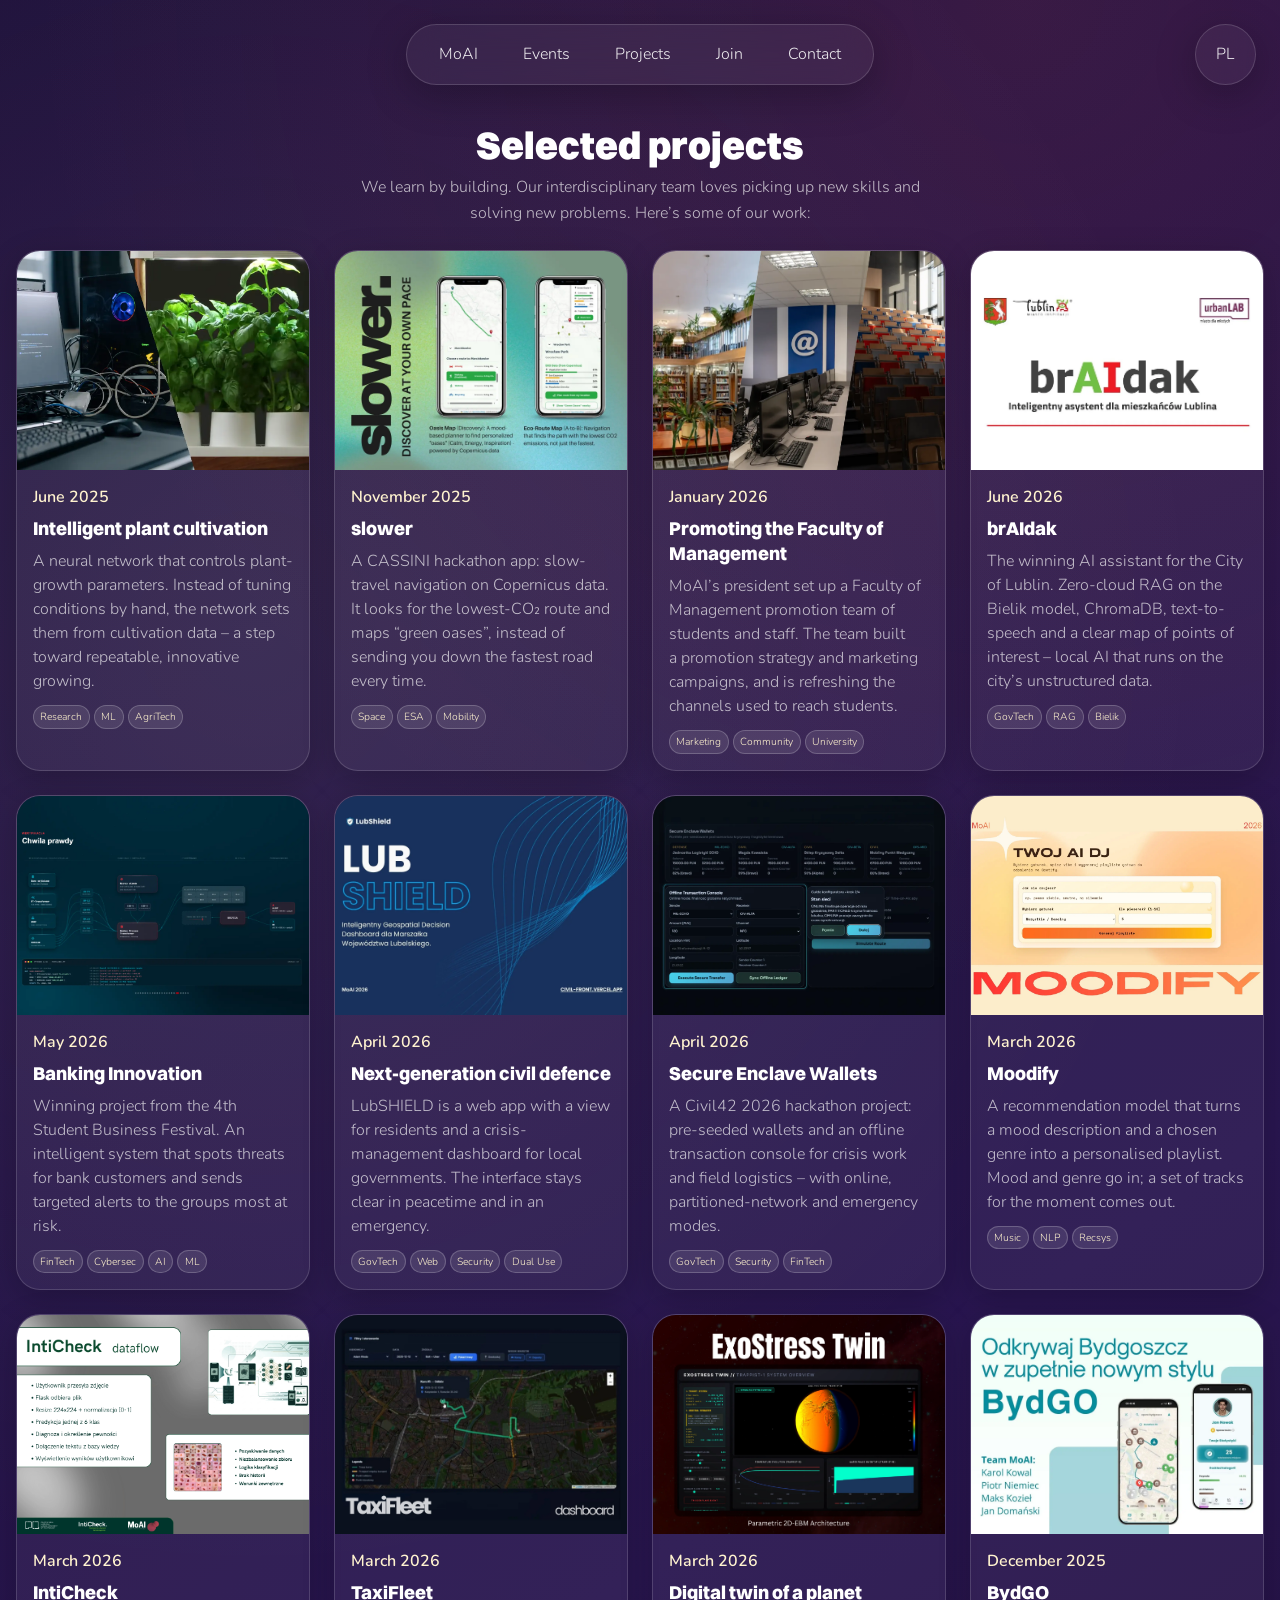
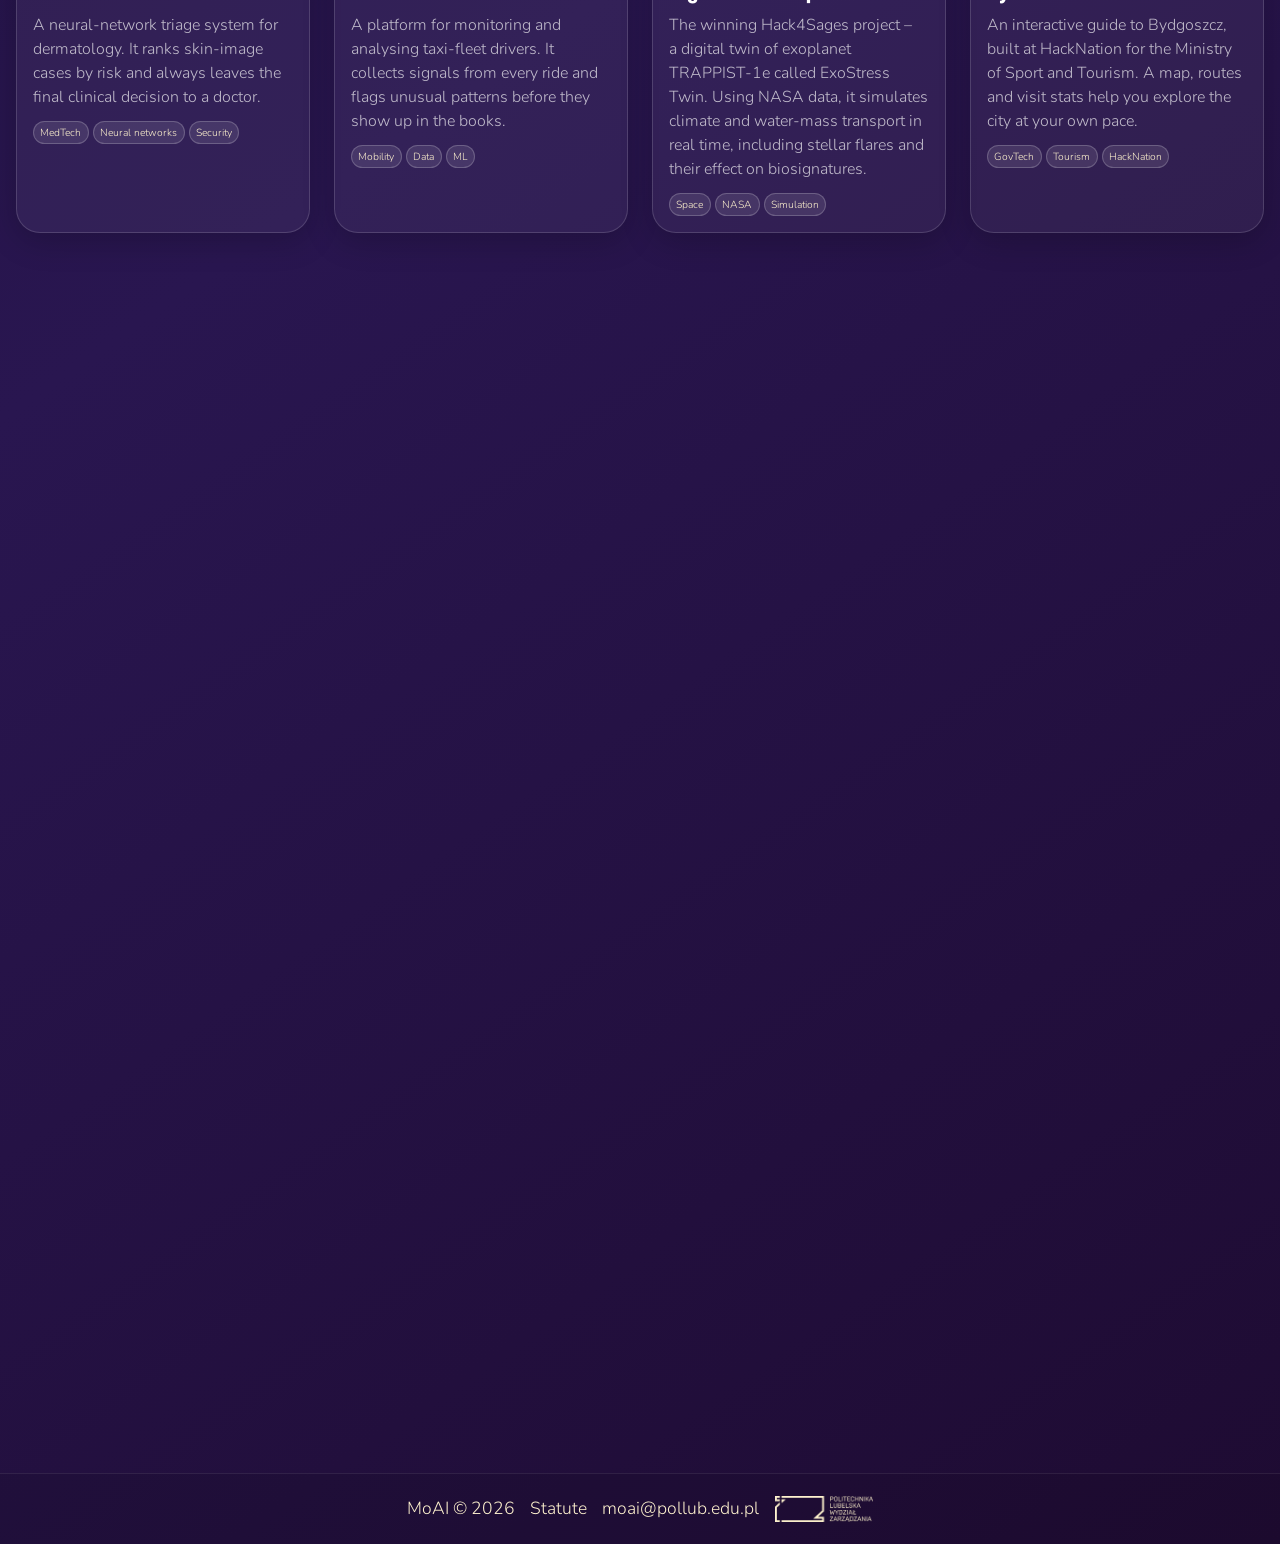
<file: projects/index.html>
<!DOCTYPE html>
<html lang="pl">
<head>
  <meta charset="UTF-8">
  <meta name="viewport" content="width=device-width, initial-scale=1.0">
  <meta name="color-scheme" content="dark">
  <meta name="description" content="Projekty MoAI Politechnika Lubelska: sztuczna inteligencja, uczenie maszynowe, programowanie, sieci komputerowe i cyberbezpieczeństwo.">
  <meta property="og:site_name" content="Koło Naukowe MoAI">
  <meta property="og:title" content="MoAI – Projekty">
  <meta property="og:description" content="Projekty realizowane przez Koło Naukowe MoAI na Politechnice Lubelskiej.">
  <meta property="og:image" content="https://moai-pl.github.io/images/mics/moai_og.png">
  <meta property="og:image:width" content="1200">
  <meta property="og:image:height" content="630">
  <meta property="og:image:type" content="image/png">
  <meta property="og:image:alt" content="Koło Naukowe MoAI">
  <meta property="og:url" content="https://moai-pl.github.io/projects/">
  <meta name="twitter:card" content="summary_large_image">
  <meta name="twitter:title" content="MoAI – Projekty">
  <meta name="twitter:description" content="Projekty realizowane przez Koło Naukowe MoAI na Politechnice Lubelskiej.">
  <meta name="twitter:image" content="https://moai-pl.github.io/images/mics/moai_og.png">
  <meta name="theme-color" content="#291650">
  <meta name="robots" content="noimageindex">
  <title>MoAI – Projekty</title>
  <link rel="canonical" href="https://moai-pl.github.io/projects/">
  <link rel="icon" href="/favicon.ico" sizes="any">
  <link rel="icon" type="image/png" sizes="32x32" href="../icons/favicon-32x32.png">
  <link rel="icon" type="image/png" sizes="16x16" href="../icons/favicon-16x16.png">
  <link rel="apple-touch-icon" sizes="180x180" href="../icons/apple-touch-icon.png">
  <link rel="manifest" href="../icons/site.webmanifest">
  <link rel="stylesheet" href="../styles.css">
  <script>
    (function () {
      var lang = 'en';
      try {
        var saved = localStorage.getItem('moai-lang');
        if (saved === 'pl' || saved === 'en') lang = saved;
        else if (Intl.DateTimeFormat().resolvedOptions().timeZone === 'Europe/Warsaw') lang = 'pl';
      } catch (e) {
        lang = 'pl';
      }
      document.documentElement.lang = lang;
      document.documentElement.setAttribute('data-lang', lang);
    })();
  </script>
</head>
<body data-page="projects">
  <div id="top"></div>
  <div id="preloader" class="preloader" data-i18n-aria="preloader" aria-label="Trwa ładowanie strony" role="status">
    <div class="preloader__glass">
      <span class="preloader__dot">M</span>
      <span class="preloader__dot">o</span>
      <span class="preloader__dot">A</span>
      <span class="preloader__dot">I</span>
    </div>
  </div>

  <svg class="sr-only" aria-hidden="true" focusable="false">
    <symbol id="icon-linkedin" viewBox="0 0 24 24">
      <path fill="currentColor" d="M19 0H5C2.24 0 0 2.24 0 5v14c0 2.76 2.24 5 5 5h14c2.76 0 5-2.24 5-5V5c0-2.76-2.24-5-5-5zM8.34 19H5.67V9.67h2.67V19zM7 8.45A1.56 1.56 0 1 1 7 5.34a1.56 1.56 0 0 1 0 3.11zM19 19h-2.67v-5.6c0-1.33-.48-2.24-1.68-2.24-.92 0-1.47.62-1.71 1.22-.09.22-.11.52-.11.82V19h-2.67V9.67h2.67v1.28c.35-.54 1.23-1.32 2.9-1.32 2.12 0 3.26 1.38 3.26 4.06V19z" />
    </symbol>
  </svg>

  <header class="nav-shell">
    <nav class="nav">
      <div class="nav__links">
        <a href="/" class="nav__link">MoAI</a>
        <a href="/#events" class="nav__link" data-i18n="nav.events">Wydarzenia</a>
        <a href="/#projects" class="nav__link" data-i18n="nav.projects">Projekty</a>
        <a href="/#join" class="nav__link" data-i18n="nav.join">Dołącz</a>
        <a href="/#contact" class="nav__link" data-i18n="nav.contact">Kontakt</a>
        <button type="button" class="nav__link lang-toggle lang-toggle--nav" data-lang-toggle aria-label="Switch to English">EN</button>
      </div>
    </nav>
    <button type="button" class="lang-toggle lang-toggle--corner" data-lang-toggle aria-label="Switch to English">EN</button>
  </header>

  <main class="page">
    <section class="section" aria-labelledby="projects-gallery-title">
      <div class="section__header">
        <div>
          <h2 id="projects-gallery-title" data-i18n="projects.pageTitle">Wybrane Projekty</h2>
          <p class="muted" data-i18n="projects.pageBody">Stawiamy na praktykę! Nasz interdyscyplinarny zespół uwielbia się uczyć i rozwiązywać nowe problemy. Sprawdź efekty naszej pracy:</p>
        </div>
      </div>
      <div id="projects-grid" class="cards cards--three" aria-live="polite"></div>
    </section>
  </main>

  <footer class="footer">
    <div class="footer__inner">
      <span>MoAI © <span data-current-year>2026</span></span>
      <a class="footer__link" href="../assets/Statut_MoAI.pdf" target="_blank" data-i18n="footer.rules">Regulamin</a>
      <a class="footer__link" href="mailto:moai@pollub.edu.pl">moai@pollub.edu.pl</a>
      <a class="footer__logo" href="https://wz.pollub.pl/" target="_blank" rel="noopener">
        <img src="../icons/logo_wz.webp" alt="Wydział Zarządzania Politechniki Lubelskiej" loading="lazy" data-i18n-alt="footer.wz">
      </a>
    </div>
  </footer>
  <script src="../i18n.js" defer></script>
  <script src="../scripts.js" defer></script>
  <script data-goatcounter="https://moai-pl.goatcounter.com/count" async src="https://gc.zgo.at/count.js"></script>
</body>
</html>
</file>
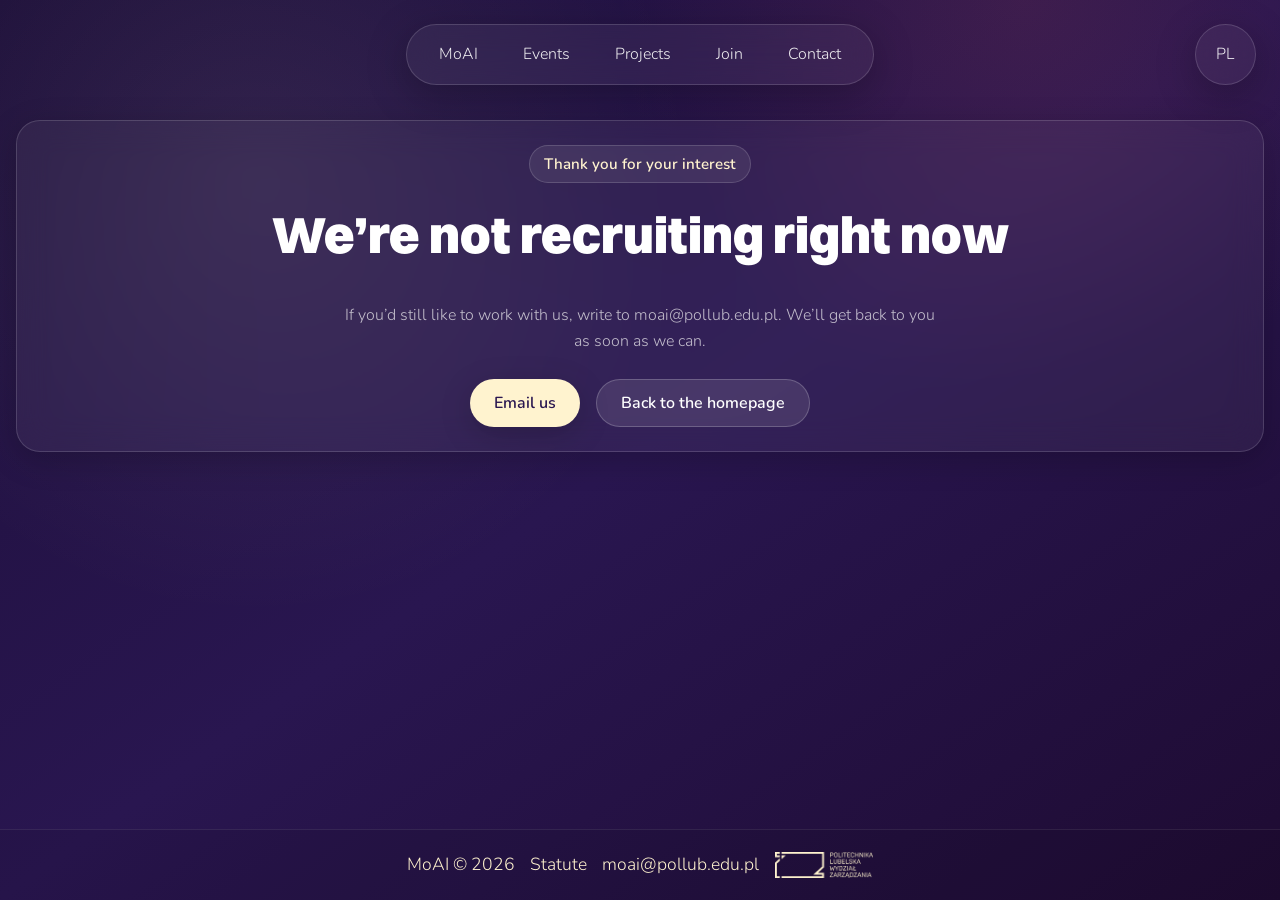
<file: thanks/index.html>
<!DOCTYPE html>
<html lang="pl">
<head>
  <meta charset="UTF-8">
  <meta name="viewport" content="width=device-width, initial-scale=1.0">
  <meta name="color-scheme" content="dark">
  <meta name="description" content="MoAI Politechnika Lubelska – dziękujemy za zainteresowanie. Sprawdź status rekrutacji i skontaktuj się z nami.">
  <meta property="og:site_name" content="Koło Naukowe MoAI">
  <meta property="og:title" content="MoAI – Dziękujemy">
  <meta property="og:description" content="Dziękujemy za zainteresowanie Kołem Naukowym MoAI na Politechnice Lubelskiej.">
  <meta property="og:image" content="https://moai-pl.github.io/images/mics/moai_og.png">
  <meta property="og:image:width" content="1200">
  <meta property="og:image:height" content="630">
  <meta property="og:image:type" content="image/png">
  <meta property="og:image:alt" content="Koło Naukowe MoAI">
  <meta property="og:url" content="https://moai-pl.github.io/thanks/">
  <meta name="twitter:card" content="summary_large_image">
  <meta name="twitter:title" content="MoAI – Dziękujemy">
  <meta name="twitter:description" content="Dziękujemy za zainteresowanie Kołem Naukowym MoAI na Politechnice Lubelskiej.">
  <meta name="twitter:image" content="https://moai-pl.github.io/images/mics/moai_og.png">
  <meta name="theme-color" content="#291650">
  <title>MoAI – Dziękujemy</title>
  <link rel="canonical" href="https://moai-pl.github.io/thanks/">
  <link rel="icon" href="/favicon.ico" sizes="any">
  <link rel="icon" type="image/png" sizes="32x32" href="../icons/favicon-32x32.png">
  <link rel="icon" type="image/png" sizes="16x16" href="../icons/favicon-16x16.png">
  <link rel="apple-touch-icon" sizes="180x180" href="../icons/apple-touch-icon.png">
  <link rel="manifest" href="../icons/site.webmanifest">
  <link rel="stylesheet" href="../styles.css">
  <script>
    (function () {
      var lang = 'en';
      try {
        var saved = localStorage.getItem('moai-lang');
        if (saved === 'pl' || saved === 'en') lang = saved;
        else if (Intl.DateTimeFormat().resolvedOptions().timeZone === 'Europe/Warsaw') lang = 'pl';
      } catch (e) {
        lang = 'pl';
      }
      document.documentElement.lang = lang;
      document.documentElement.setAttribute('data-lang', lang);
    })();
  </script>
</head>
<body data-page="thanks">
  <div id="top"></div>
  <div id="preloader" class="preloader" data-i18n-aria="preloader" aria-label="Trwa ładowanie strony" role="status">
    <div class="preloader__glass">
      <span class="preloader__dot">M</span>
      <span class="preloader__dot">o</span>
      <span class="preloader__dot">A</span>
      <span class="preloader__dot">I</span>
    </div>
  </div>

  <svg class="sr-only" aria-hidden="true" focusable="false">
    <symbol id="icon-linkedin" viewBox="0 0 24 24">
      <path fill="currentColor" d="M19 0H5C2.24 0 0 2.24 0 5v14c0 2.76 2.24 5 5 5h14c2.76 0 5-2.24 5-5V5c0-2.76-2.24-5-5-5zM8.34 19H5.67V9.67h2.67V19zM7 8.45A1.56 1.56 0 1 1 7 5.34a1.56 1.56 0 0 1 0 3.11zM19 19h-2.67v-5.6c0-1.33-.48-2.24-1.68-2.24-.92 0-1.47.62-1.71 1.22-.09.22-.11.52-.11.82V19h-2.67V9.67h2.67v1.28c.35-.54 1.23-1.32 2.9-1.32 2.12 0 3.26 1.38 3.26 4.06V19z" />
    </symbol>
  </svg>

  <header class="nav-shell">
    <nav class="nav">
      <div class="nav__links">
        <a href="/" class="nav__link">MoAI</a>
        <a href="/#events" class="nav__link" data-i18n="nav.events">Wydarzenia</a>
        <a href="/#projects" class="nav__link" data-i18n="nav.projects">Projekty</a>
        <a href="/#join" class="nav__link" data-i18n="nav.join">Dołącz</a>
        <a href="/#contact" class="nav__link" data-i18n="nav.contact">Kontakt</a>
        <button type="button" class="nav__link lang-toggle lang-toggle--nav" data-lang-toggle aria-label="Switch to English">EN</button>
      </div>
    </nav>
    <button type="button" class="lang-toggle lang-toggle--corner" data-lang-toggle aria-label="Switch to English">EN</button>
  </header>

  <main class="page">
    <section class="section" aria-labelledby="thanks-title">
      <div class="glass card card--intro">
        <div class="stack stack--lg stack--center">
          <div class="pill" data-i18n="thanks.pill">Dziękujemy za zainteresowanie</div>
          <h1 id="thanks-title" class="display" data-i18n="thanks.title">Aktualnie nie prowadzimy rekrutacji</h1>
          <p class="muted" data-i18n-html="thanks.body">Jeśli mimo tego chcesz z nami współpracować, napisz na <a href="mailto:moai@pollub.edu.pl">moai@pollub.edu.pl</a>. Odpowiadamy możliwie szybko.</p>
          <div class="stack stack--row stack--row-center">
            <a class="btn btn--primary" href="mailto:moai@pollub.edu.pl" data-i18n="thanks.write">Napisz do nas</a>
            <a class="btn btn--ghost" href="/" data-i18n="thanks.home">Wróć na stronę główną</a>
          </div>
        </div>
      </div>
    </section>
  </main>

  <footer class="footer">
    <div class="footer__inner">
      <span>MoAI © <span data-current-year>2026</span></span>
      <a class="footer__link" href="../assets/Statut_MoAI.pdf" target="_blank" data-i18n="footer.rules">Regulamin</a>
      <a class="footer__link" href="mailto:moai@pollub.edu.pl">moai@pollub.edu.pl</a>
      <a class="footer__logo" href="https://wz.pollub.pl/" target="_blank" rel="noopener">
        <img src="../icons/logo_wz.webp" alt="Wydział Zarządzania Politechniki Lubelskiej" loading="lazy" data-i18n-alt="footer.wz">
      </a>
    </div>
  </footer>

  <script src="../i18n.js" defer></script>
  <script src="../scripts.js" defer></script>
  <script data-goatcounter="https://moai-pl.goatcounter.com/count" async src="https://gc.zgo.at/count.js"></script>
</body>
</html>
</file>
<file: styles.css>
/* Core Design Tokens */
@font-face {
	font-family: 'Nunito';
	src: url('fonts/Nunito-ExtraLight.otf') format('opentype');
	font-weight: 200;
	font-style: normal;
	font-display: swap;
}

@font-face {
	font-family: 'Nunito';
	src: url('fonts/Nunito-Light.otf') format('opentype');
	font-weight: 400;
	font-style: normal;
	font-display: swap;
}

@font-face {
	font-family: 'Nunito';
	src: url('fonts/Nunito-SemiBold.otf') format('opentype');
	font-weight: 600;
	font-style: normal;
	font-display: swap;
}

@font-face {
	font-family: 'Switzer';
	src: url('fonts/Switzer-Extrabold.otf') format('opentype');
	font-weight: 800;
	font-style: normal;
	font-display: swap;
}

@font-face {
	font-family: 'Switzer';
	src: url('fonts/Switzer-Black.otf') format('opentype');
	font-weight: 900;
	font-style: normal;
	font-display: swap;
}

:root {
	color-scheme: dark;
	--bg-primary: #291650;
	--text-primary: #ffffff;
	--text-secondary: rgba(255, 255, 255, 0.7);
	--accent-ivory: #fff3cf;
	--accent-red: #e55858;
	--surface-1: rgba(255, 255, 255, 0.05);
	--surface-2: rgba(255, 255, 255, 0.08);
	--surface-hover: rgba(255, 255, 255, 0.12);
	--glass-border: rgba(255, 255, 255, 0.15);
	--radius-sm: 0.5rem;
	--radius-md: 1rem;
	--radius-lg: 1.5rem;
	--radius-pill: 9999px;
	--space-xs: 0.25rem;
	--space-sm: 0.5rem;
	--space-md: 1rem;
	--space-lg: 1.5rem;
	--space-xl: 2rem;
	--space-2xl: 3rem;
	--space-3xl: 4rem;
	--space-4xl: 6rem;
	--space-5xl: 8rem;
	--shadow-1: 0 8px 32px rgba(0, 0, 0, 0.2);
	--shadow-2: 0 10px 40px rgba(0, 0, 0, 0.25);
	--shadow-3: 0 16px 48px rgba(0, 0, 0, 0.35);
	--container: 80rem;
	--transition: 200ms ease;
	--nav-offset: 6rem;
	--section-gap-desktop: var(--space-4xl);
	--section-gap-mobile: var(--space-3xl);
	--segment-grid-gap-desktop: var(--space-lg);
	--segment-grid-gap-mobile: var(--space-md);
	--section-action-gap-desktop: var(--space-lg);
	--section-action-gap-mobile: var(--space-md);
}

* {
	box-sizing: border-box;
}

html {
	background-color: var(--bg-primary);
	color-scheme: dark;
	scroll-behavior: smooth;
	scroll-padding-top: var(--nav-offset);
	scrollbar-width: thin;
	scrollbar-color: rgba(255, 255, 255, 0.2) var(--bg-primary);
	overflow-x: hidden;
	-webkit-tap-highlight-color: transparent;
}

body {
	margin: 0;
	font-family: 'Nunito', 'Helvetica Neue', sans-serif;
	background: radial-gradient(circle at 20% 20%, rgba(255, 243, 207, 0.08), transparent 35%),
		radial-gradient(circle at 80% 0%, rgba(229, 88, 88, 0.12), transparent 30%),
		linear-gradient(145deg, #1d0f3a 0%, #291650 50%, #1e0b32 100%);
	color: var(--text-primary);
	min-height: 100vh;
	min-height: 100dvh;
	display: flex;
	flex-direction: column;
	width: 100%;
	overflow-x: hidden;
	user-select: none;
	-webkit-user-select: none;
	-webkit-tap-highlight-color: transparent;
	-webkit-touch-callout: none;
}

a {
	color: inherit;
	text-decoration: none;
}

img {
	max-width: 100%;
	display: block;
}

p {
	margin: 0;
}

p, h1, h2, h3, h4, .lead, .muted, .display, .eyebrow, .member-card__name, .project-card__title, .project-card__desc, .project-card__meta, .social-card__handle, .social-card__content, .hero__meta, .selectable, .selectable-text {
	user-select: text;
	-webkit-user-select: text;
	-webkit-touch-callout: default;
}

.nav,
.nav__link,
.btn,
.pill,
.tag,
.card,
.footer,
.footer__link,
.footer__inner span,
.footer__logo,
.member-card__link {
	user-select: none;
	-webkit-user-select: none;
	-webkit-tap-highlight-color: transparent;
	-webkit-touch-callout: none;
}

a,
button {
	-webkit-tap-highlight-color: transparent;
}

a[href^="mailto:"] {
	user-select: text;
	-webkit-user-select: text;
	-webkit-touch-callout: default;
}

:focus {
	outline: none;
}

:focus-visible {
	outline: 2px solid rgba(255, 243, 207, 0.7);
	outline-offset: 2px;
}

.sr-only {
	position: absolute;
	width: 1px;
	height: 1px;
	padding: 0;
	margin: -1px;
	overflow: hidden;
	clip: rect(0, 0, 0, 0);
	white-space: nowrap;
	border: 0;
}

.no-select {
	user-select: none;
}

::selection {
	background: var(--accent-ivory);
	color: #291650;
}

::-webkit-scrollbar {
	width: 12px;
}

::-webkit-scrollbar-track {
	background: var(--bg-primary);
}

::-webkit-scrollbar-thumb {
	background: rgba(255, 255, 255, 0.2);
	border-radius: var(--radius-pill);
	border: 3px solid var(--bg-primary);
}

::-webkit-scrollbar-thumb:hover {
	background: rgba(255, 255, 255, 0.4);
}

.page {
	flex: 1 0 auto;
	width: 100%;
	max-width: var(--container);
	margin: 0 auto;
	padding: calc(var(--space-4xl, 6rem) + var(--space-lg)) var(--space-md) var(--space-4xl, 6rem);
}

.section {
	margin-bottom: var(--section-gap-desktop);
}

.page > .section:last-child {
	margin-bottom: 0;
}

#who,
#projects,
#events,
#join,
#follow,
#contact,
#members-grid,
#projects-grid,
#projects-list,
#events-list {
	scroll-margin-top: var(--nav-offset);
}

.section__header {
	display: flex;
	flex-direction: column;
	align-items: center;
	text-align: center;
	gap: var(--space-md);
	margin: 0 auto var(--space-lg);
	max-width: min(62%, 52rem);
}

.section__header--centered {
	max-width: min(60%, 48rem);
}

.section__actions {
	display: flex;
	gap: var(--space-sm);
	align-items: center;
}

.section__actions--center {
	justify-content: center;
	margin-top: var(--section-action-gap-desktop);
}

.section__actions--members {
	margin-top: var(--section-action-gap-desktop);
}

.section--accent {
	margin-top: 0;
}

.eyebrow {
	font-size: 0.9rem;
	letter-spacing: 0.08em;
	text-transform: uppercase;
	color: var(--text-secondary);
	margin: 0 0 var(--space-xs);
}

.muted {
	color: var(--text-secondary);
	line-height: 1.6;
	max-width: 60ch;
}

.display {
	font-size: clamp(2.25rem, 4vw, 3.5rem);
	line-height: 1.1;
	margin: 0 0 var(--space-md);
}

h2 {
	margin: 0 0 var(--space-xs);
	font-size: clamp(1.75rem, 3vw, 2.5rem);
}

h1, h2, h3, h4, h5, h6, .display {
	font-family: 'Switzer', 'Helvetica Neue', sans-serif;
	font-weight: 900;
}

.lead {
	color: var(--text-secondary);
	font-size: 1.125rem;
	line-height: 1.6;
	margin: 0 0 var(--space-lg);
}

.stack {
	display: flex;
	flex-direction: column;
	gap: var(--space-md);
}

.stack--lg {
	gap: var(--space-lg);
}

.stack--row {
	flex-direction: row;
	flex-wrap: wrap;
	align-items: center;
}

.grid {
	display: grid;
	gap: var(--space-xl);
}

.grid--hero {
	grid-template-columns: repeat(auto-fit, minmax(280px, 1fr));
	align-items: center;
}

.pill {
	display: inline-flex;
	align-items: center;
	padding: 0.5rem 0.9rem;
	border-radius: var(--radius-pill);
	border: 1px solid var(--glass-border);
	background: var(--surface-2);
	color: var(--accent-ivory);
	font-weight: 600;
	font-size: 0.95rem;
}

.btn {
	display: inline-flex;
	align-items: center;
	justify-content: center;
	height: 3rem;
	padding: 0 1.5rem;
	border-radius: var(--radius-pill);
	font-weight: 600;
	font-size: 1rem;
	border: none;
	cursor: pointer;
	transition: transform var(--transition), box-shadow var(--transition), background var(--transition), border var(--transition);
	text-decoration: none;
}

.btn--primary {
	background: var(--accent-ivory);
	color: #291650;
	box-shadow: var(--shadow-1);
}

.btn--primary:hover {
	transform: translateY(-2px);
	box-shadow: var(--shadow-2);
	background: #ffe9a6;
}

.btn--ghost {
	background: rgba(255, 255, 255, 0.1);
	color: var(--text-primary);
	border: 1px solid rgba(255, 255, 255, 0.2);
}

.btn--ghost:hover {
	background: rgba(255, 255, 255, 0.15);
	border-color: rgba(255, 255, 255, 0.4);
	transform: translateY(-2px);
}

.glass {
	background: var(--surface-1);
	backdrop-filter: blur(16px);
	-webkit-backdrop-filter: blur(16px);
	border: 1px solid var(--glass-border);
	border-radius: var(--radius-lg);
	box-shadow: var(--shadow-1);
}

.card {
	position: relative;
	padding: var(--space-xl);
	overflow: hidden;
}

.card__blur {
	position: absolute;
	inset: -40% auto auto 50%;
	width: 60%;
	height: 60%;
	background: radial-gradient(circle, rgba(255, 243, 207, 0.25), transparent 55%);
	filter: blur(40px);
	transform: translateX(-50%);
	pointer-events: none;
}

.card--hero {
	display: grid;
	place-items: center;
	min-height: 340px;
}

.card--intro {
	display: grid;
	grid-template-columns: 1fr;
	gap: var(--space-md);
	padding: var(--space-lg);
	min-height: auto;
	margin-bottom: var(--space-lg);
}

body[data-page="members"] .card--intro,
body[data-page="projects"] .card--intro,
body[data-page="events"] .card--intro {
	max-width: min(72%, 56rem);
	margin-inline: auto;
	padding: var(--space-md) var(--space-lg);
}

body[data-page="members"] .card--intro .display,
body[data-page="projects"] .card--intro .display,
body[data-page="events"] .card--intro .display {
	font-size: clamp(1.95rem, 3vw, 2.85rem);
}

.card--cta {
	display: grid;
	grid-template-columns: repeat(auto-fit, minmax(260px, 1fr));
	align-items: center;
	gap: var(--space-xl);
}

#join .join__summary,
#contact .join__summary {
	display: grid;
	grid-template-columns: minmax(0, 1fr) auto;
	align-items: center;
	gap: var(--space-lg);
	width: 100%;
}

#join .join__summary .muted,
#contact .join__summary .muted {
	margin: 0;
}

/* The grid column already bounds this line; the 60ch cap made the longer
   English copy drop its last word onto a line of its own. */
#join .join__summary .muted {
	max-width: none;
	text-wrap: pretty;
}

#join .join__summary .btn,
#contact .join__summary .btn {
	margin-left: auto;
	white-space: nowrap;
}

.card--contact {
	padding: var(--space-xl);
}

.hero__visual {
	position: relative;
}

.hero__image {
	width: min(320px, 100%);
	filter: drop-shadow(0 20px 50px rgba(0, 0, 0, 0.35));
}

.hero__meta {
	color: var(--text-secondary);
	letter-spacing: 0.02em;
}

.cta__waves {
	width: 100%;
	opacity: 0.9;
	mix-blend-mode: screen;
}

.nav-shell {
	position: fixed;
	inset: var(--space-lg) 0 auto;
	display: grid;
	grid-template-columns: 1fr auto 1fr;
	align-items: stretch;
	z-index: 10;
	pointer-events: none;
	padding-inline: var(--space-lg);
}

.nav {
	--nav-gutter: clamp(0.7rem, 1.4vw, 1.15rem);
	--nav-link-pad-x: 0.85rem;
	grid-column: 2;
	pointer-events: auto;
	display: flex;
	align-items: center;
	width: fit-content;
	max-width: 100%;
	padding: 0.5rem var(--nav-gutter);
	background: var(--surface-1);
	backdrop-filter: blur(16px);
	-webkit-backdrop-filter: blur(16px);
	border: 1px solid var(--glass-border);
	border-radius: var(--radius-pill);
	box-shadow: var(--shadow-2);
	transition: background 220ms ease, border-color 220ms ease, box-shadow 220ms ease, color 220ms ease;
}

.nav.is-scrolled,
.nav-shell.is-scrolled .lang-toggle--corner {
	background: rgba(10, 4, 26, 0.82);
	border-color: rgba(255, 255, 255, 0.22);
	box-shadow: 0 12px 40px rgba(0, 0, 0, 0.45);
}

.nav__links {
	display: flex;
	align-items: center;
	justify-content: flex-start;
	width: 100%;
	gap: var(--nav-gutter);
}

.nav__link {
	flex: 0 1 auto;
	min-width: 0;
	padding: 0.65rem var(--nav-link-pad-x);
	border-radius: var(--radius-pill);
	color: rgba(255, 255, 255, 0.92);
	font-weight: 500;
	white-space: nowrap;
	text-align: center;
	transition: background var(--transition), color var(--transition);
}

.nav.is-scrolled .nav__link,
.nav-shell.is-scrolled .lang-toggle--corner {
	color: #ffffff;
}

.nav__link:hover,
.nav__link:active {
	color: var(--accent-ivory);
	background: var(--surface-hover);
}

button.nav__link {
	background: none;
	border: 0;
	cursor: pointer;
	font-family: inherit;
	-webkit-appearance: none;
	appearance: none;
}

.lang-toggle--nav {
	display: none;
}

.lang-toggle--corner {
	pointer-events: auto;
	grid-column: 3;
	justify-self: end;
	align-self: stretch;
	box-sizing: border-box;
	aspect-ratio: 1 / 1;
	height: auto;
	width: auto;
	padding: 0;
	display: grid;
	place-items: center;
	margin: 0;
	border-radius: 50%;
	border: 1px solid var(--glass-border);
	background: var(--surface-1);
	backdrop-filter: blur(16px);
	-webkit-backdrop-filter: blur(16px);
	box-shadow: var(--shadow-2);
	color: rgba(255, 255, 255, 0.92);
	font-family: inherit;
	font-size: inherit;
	font-weight: 500;
	letter-spacing: normal;
	line-height: inherit;
	cursor: pointer;
	transition: background 220ms ease, border-color 220ms ease, box-shadow 220ms ease, color 220ms ease;
}

.lang-toggle--corner:hover,
.lang-toggle--corner:active {
	color: var(--accent-ivory);
	background: var(--surface-hover);
}

.masonry {
	display: grid;
	gap: var(--segment-grid-gap-desktop);
	grid-template-columns: repeat(6, minmax(0, 1fr));
}

.member-card,
.project-card,
.social-card {
	-webkit-tap-highlight-color: transparent;
}

.member-card {
	position: relative;
	overflow: hidden;
	border-radius: var(--radius-lg);
	background: var(--surface-1);
	border: 1px solid var(--glass-border);
	box-shadow: var(--shadow-1);
	transition: transform var(--transition), box-shadow var(--transition), border var(--transition);
}

.member-card:hover {
	transform: translateY(-4px);
	box-shadow: var(--shadow-2);
	border-color: rgba(255, 255, 255, 0.35);
}

.member-card__media {
	position: relative;
	overflow: hidden;
}

.member-card:hover .member-card__media .member-card__photo,
.member-card:focus-within .member-card__media .member-card__photo {
	filter: blur(3px) brightness(0.7);
	transform: scale(1.02);
	transition: transform var(--transition), filter var(--transition);
}

.member-card__media .member-card__photo {
	width: 100%;
	height: 220px;
	object-fit: cover;
	display: block;
	transition: transform var(--transition), filter var(--transition);
}

.member-card__invite-cover {
	position: relative;
	width: 100%;
	height: 220px;
	overflow: hidden;
	display: grid;
	place-items: center;
	background: linear-gradient(148deg, #fff3cf 0%, #4c1d95 82%);
}

.member-card__invite-blob {
	position: absolute;
	border-radius: 50%;
	filter: blur(38px);
	pointer-events: none;
	transition: transform 600ms ease;
}

.member-card__invite-blob--a {
	width: 78%;
	height: 82%;
	top: -34%;
	left: -22%;
	background: #fff3cf;
	opacity: 0.9;
}

.member-card__invite-blob--b {
	width: 70%;
	height: 76%;
	right: -26%;
	bottom: -36%;
	background: #5b21b6;
	opacity: 0.92;
}

.member-card__invite-blob--c {
	width: 48%;
	height: 52%;
	left: 28%;
	top: 32%;
	background: color-mix(in srgb, #fff3cf 55%, #6d28d9);
	opacity: 0.7;
}

.member-card--invite:hover .member-card__invite-blob--a {
	transform: translate(6%, 8%) scale(1.06);
}

.member-card--invite:hover .member-card__invite-blob--b {
	transform: translate(-8%, -6%) scale(1.08);
}

.member-card--invite:hover .member-card__invite-blob--c {
	transform: translate(4%, -10%) scale(1.12);
}

.member-card__invite-glass {
	position: absolute;
	inset: 0;
	background:
		linear-gradient(160deg, rgba(255, 255, 255, 0.26), rgba(255, 255, 255, 0.05) 38%, rgba(20, 10, 42, 0.22)),
		linear-gradient(120deg, rgba(255, 255, 255, 0.08), rgba(255, 255, 255, 0.02));
	backdrop-filter: blur(18px);
	-webkit-backdrop-filter: blur(18px);
	border-bottom: 1px solid rgba(255, 255, 255, 0.16);
	box-shadow: inset 0 1px 0 rgba(255, 255, 255, 0.32);
}

.invite-icon {
	position: relative;
	z-index: 1;
	width: 5.75rem;
	height: 5.75rem;
	margin-bottom: 1.35rem;
	color: var(--accent-ivory);
	overflow: visible;
	pointer-events: none;
	filter: drop-shadow(0 8px 18px rgba(20, 10, 42, 0.35));
}

.invite-icon__avatar {
	transform-box: fill-box;
	transform-origin: center;
	transition: transform 250ms ease-out;
}

.member-card--invite:hover .invite-icon__avatar,
.member-card--invite:focus-within .invite-icon__avatar {
	transform: translateY(-1px) scale(1.05);
}

.invite-icon__q {
	transform-box: fill-box;
	transform-origin: center;
}

.invite-icon__q-mark,
.invite-icon__q-dot {
	stroke-dasharray: 1;
	stroke-dashoffset: 0;
}

.member-card--invite:hover .invite-icon__q-mark,
.member-card--invite:focus-within .invite-icon__q-mark {
	animation: invite-q-draw 0.4s ease-in-out;
}

.member-card--invite:hover .invite-icon__q-dot,
.member-card--invite:focus-within .invite-icon__q-dot {
	animation: invite-q-dot 0.3s ease-out 0.32s both;
}

.member-card--invite:hover .invite-icon__q,
.member-card--invite:focus-within .invite-icon__q {
	animation: invite-q-pop 0.22s ease-out 0.58s both;
}

@keyframes invite-q-draw {
	from { stroke-dashoffset: 1; }
	to { stroke-dashoffset: 0; }
}

@keyframes invite-q-dot {
	0% { stroke-dashoffset: 1; transform: translateY(0); }
	45% { stroke-dashoffset: 0; transform: translateY(-2.5px); }
	100% { stroke-dashoffset: 0; transform: translateY(0); }
}

@keyframes invite-q-pop {
	0%, 100% { transform: scale(1); }
	50% { transform: scale(1.12); }
}

@media (prefers-reduced-motion: reduce) {
	.member-card--invite .invite-icon__q-mark,
	.member-card--invite .invite-icon__q-dot,
	.member-card--invite .invite-icon__q,
	.member-card--invite .invite-icon__avatar,
	.member-card--invite .member-card__invite-blob {
		animation: none !important;
		transition: none;
	}
}

.member-card__body {
	padding: var(--space-md);
	display: flex;
	flex-direction: column;
	gap: var(--space-sm);
}

.member-card__name {
	font-weight: 700;
	margin: 0;
}

.member-card--invite .member-card__name-break {
	display: block;
}

.tags {
	display: flex;
	flex-wrap: wrap;
	gap: var(--space-xs);
}

.tag {
	padding: 0.2rem 0.4rem;
	border-radius: var(--radius-pill);
	background: rgba(255, 255, 255, 0.1);
	border: 1px solid rgba(255, 255, 255, 0.2);
	font-size: 0.65rem;
	color: var(--accent-ivory);
}

.member-card__link {
	position: absolute;
	inset: 0;
	display: grid;
	place-items: center;
	background: linear-gradient(180deg, transparent 40%, rgba(41, 22, 80, 0.85));
	opacity: 0;
	transition: opacity var(--transition);
	color: var(--accent-ivory);
}

.member-card:hover .member-card__link,
.member-card:focus-within .member-card__link {
	opacity: 1;
}

.member-card--invite .member-card__link {
	place-items: end center;
	padding-bottom: 0.7rem;
	background: linear-gradient(180deg, transparent 58%, rgba(41, 22, 80, 0.8));
}

.member-card__link span {
	display: inline-flex;
	align-items: center;
	gap: var(--space-xs);
	background: rgba(255, 255, 255, 0.1);
	padding: 0.6rem 0.9rem;
	border-radius: var(--radius-pill);
	border: 1px solid rgba(255, 255, 255, 0.2);
}

.member-card__link-icon {
	width: 18px;
	height: 18px;
	display: block;
	flex: 0 0 18px;
}

.member-card--cta {
	display: grid;
	place-items: center;
	height: 100%;
	text-align: center;
	background: linear-gradient(145deg, rgba(255, 255, 255, 0.07), rgba(255, 255, 255, 0.03));
}

.member-card--cta .member-card__body {
	align-items: center;
	gap: var(--space-md);
}

.member-card--cta .btn {
	margin-top: var(--space-xs);
	transition: transform var(--transition), box-shadow var(--transition);
}

.member-card--cta:hover,
.member-card--cta:focus-within {
	background: rgba(255, 255, 255, 0.12);
	border-color: rgba(255, 255, 255, 0.35);
}

.member-card--cta:hover .btn,
.member-card--cta:focus-within .btn {
	transform: translateY(-2px);
	box-shadow: var(--shadow-2);
}

.cards {
	display: grid;
	gap: var(--segment-grid-gap-desktop);
}

.cards--three {
	grid-template-columns: repeat(auto-fit, minmax(240px, 1fr));
}

.project-card {
	position: relative;
	overflow: hidden;
	border-radius: var(--radius-lg);
	background: var(--surface-1);
	border: 1px solid var(--glass-border);
	box-shadow: var(--shadow-1);
	transition: transform var(--transition), box-shadow var(--transition), border var(--transition);
}

.project-card:hover {
	transform: translateY(-4px);
	box-shadow: var(--shadow-2);
	border-color: rgba(255, 255, 255, 0.35);
}

.project-card__media {
	position: relative;
	width: 100%;
	aspect-ratio: 4 / 3;
	overflow: hidden;
}

.project-card__media img,
.project-card picture img {
	position: absolute;
	inset: 0;
	width: 100%;
	height: 100%;
	object-fit: cover;
	display: block;
}

.project-card__cover {
	position: absolute;
	inset: 0;
	overflow: hidden;
	background: linear-gradient(148deg, var(--cover-a) 0%, var(--cover-b) 82%);
}

.project-card__blob {
	position: absolute;
	border-radius: 50%;
	filter: blur(38px);
	pointer-events: none;
	transition: transform 600ms ease;
}

.project-card__blob--a {
	width: 78%;
	height: 82%;
	top: -34%;
	left: -22%;
	background: var(--cover-a);
	opacity: 0.95;
}

.project-card__blob--b {
	width: 70%;
	height: 76%;
	right: -26%;
	bottom: -36%;
	background: var(--cover-b);
	opacity: 0.92;
}

.project-card__blob--c {
	width: 48%;
	height: 52%;
	left: 28%;
	top: 32%;
	background: color-mix(in srgb, var(--cover-a) 58%, var(--cover-b));
	opacity: 0.7;
}

.project-card:hover .project-card__blob--a {
	transform: translate(6%, 8%) scale(1.06);
}

.project-card:hover .project-card__blob--b {
	transform: translate(-8%, -6%) scale(1.08);
}

.project-card:hover .project-card__blob--c {
	transform: translate(4%, -10%) scale(1.12);
}

.project-card__cover-glass {
	position: absolute;
	inset: 0;
	background:
		linear-gradient(160deg, rgba(255, 255, 255, 0.26), rgba(255, 255, 255, 0.05) 38%, rgba(20, 10, 42, 0.22)),
		linear-gradient(120deg, rgba(255, 255, 255, 0.08), rgba(255, 255, 255, 0.02));
	backdrop-filter: blur(18px);
	-webkit-backdrop-filter: blur(18px);
	border: 1px solid rgba(255, 255, 255, 0.16);
	border-radius: inherit;
	box-shadow: inset 0 1px 0 rgba(255, 255, 255, 0.32);
}

.project-card__cover[data-cover="azure"] { --cover-a: #7eb6ff; --cover-b: #1e4b9e; }
.project-card__cover[data-cover="ice"] { --cover-a: #9ae6ff; --cover-b: #0e7490; }
.project-card__cover[data-cover="cobalt"] { --cover-a: #6ea8ff; --cover-b: #1e3a8a; }
.project-card__cover[data-cover="violet"] { --cover-a: #c4b5fd; --cover-b: #5b21b6; }
.project-card__cover[data-cover="lilac"] { --cover-a: #e9d5ff; --cover-b: #6d28d9; }
.project-card__cover[data-cover="rose"] { --cover-a: #f9a8d4; --cover-b: #9d174d; }
.project-card__cover[data-cover="blush"] { --cover-a: #fecdd3; --cover-b: #be185d; }
.project-card__cover[data-cover="coral"] { --cover-a: #fb7185; --cover-b: #9a3412; }
.project-card__cover[data-cover="ember"] { --cover-a: #fb923c; --cover-b: #9f1239; }
.project-card__cover[data-cover="amber"] { --cover-a: #fcd34d; --cover-b: #b45309; }
.project-card__cover[data-cover="gold"] { --cover-a: #fde68a; --cover-b: #92400e; }
.project-card__cover[data-cover="honey"] { --cover-a: #facc15; --cover-b: #a16207; }
.project-card__cover[data-cover="lime"] { --cover-a: #bef264; --cover-b: #3f6212; }
.project-card__cover[data-cover="forest"] { --cover-a: #86efac; --cover-b: #14532d; }
.project-card__cover[data-cover="mint"] { --cover-a: #5eead4; --cover-b: #115e59; }
.project-card__cover[data-cover="sage"] { --cover-a: #bbf7d0; --cover-b: #166534; }
.project-card__cover[data-cover="pine"] { --cover-a: #4ade80; --cover-b: #064e3b; }
.project-card__cover[data-cover="moss"] { --cover-a: #a3e635; --cover-b: #365314; }
.project-card__cover[data-cover="ocean"] { --cover-a: #67e8f9; --cover-b: #155e75; }
.project-card__cover[data-cover="teal"] { --cover-a: #2dd4bf; --cover-b: #134e4a; }
.project-card__cover[data-cover="sky"] { --cover-a: #7dd3fc; --cover-b: #1d4ed8; }
.project-card__cover[data-cover="frost"] { --cover-a: #e0f2fe; --cover-b: #0369a1; }
.project-card__cover[data-cover="indigo"] { --cover-a: #a5b4fc; --cover-b: #312e81; }
.project-card__cover[data-cover="orchid"] { --cover-a: #e9d5ff; --cover-b: #7e22ce; }
.project-card__cover[data-cover="magenta"] { --cover-a: #f0abfc; --cover-b: #701a75; }
.project-card__cover[data-cover="plum"] { --cover-a: #d8b4fe; --cover-b: #6b21a8; }
.project-card__cover[data-cover="wine"] { --cover-a: #f9a8d4; --cover-b: #6b21a8; }
.project-card__cover[data-cover="dusk"] { --cover-a: #c4b5fd; --cover-b: #4c1d95; }
.project-card__cover[data-cover="dawn"] { --cover-a: #fda4af; --cover-b: #9f1239; }
.project-card__cover[data-cover="crimson"] { --cover-a: #fb7185; --cover-b: #881337; }
.project-card__cover[data-cover="berry"] { --cover-a: #f43f5e; --cover-b: #4c0519; }
.project-card__cover[data-cover="peach"] { --cover-a: #fdba74; --cover-b: #c2410c; }
.project-card__cover[data-cover="copper"] { --cover-a: #e7a56b; --cover-b: #7c2d12; }
.project-card__cover[data-cover="rust"] { --cover-a: #fca5a5; --cover-b: #7f1d1d; }
.project-card__cover[data-cover="steel"] { --cover-a: #cbd5e1; --cover-b: #1e293b; }
.project-card__cover[data-cover="slate"] { --cover-a: #94a3b8; --cover-b: #0f172a; }
.project-card__cover[data-cover="merlot"] { --cover-a: #f9a8d4; --cover-b: #831843; }
.project-card__cover[data-cover="lagoon"] { --cover-a: #bae6fd; --cover-b: #075985; }
.project-card__cover[data-cover="citrus"] { --cover-a: #fde047; --cover-b: #854d0e; }

.project-card__body {
	padding: var(--space-md);
	display: grid;
	gap: var(--space-sm);
}

.project-card__title {
	margin: 0;
	font-weight: 700;
}

.project-card__desc {
	color: var(--text-secondary);
	line-height: 1.5;
}

.project-card__meta {
	display: flex;
	gap: var(--space-sm);
	align-items: center;
	color: var(--accent-ivory);
	font-weight: 600;
}

.project-card__tags {
	margin-top: var(--space-xs);
}

.project-card__cta {
	margin-top: var(--space-sm);
	justify-self: start;
	max-width: 100%;
	overflow: hidden;
	white-space: nowrap;
	text-overflow: ellipsis;
	font-size: 0.75rem;
	height: 2.25rem;
	padding: 0 1rem;
	display: block;
	text-align: center;
	line-height: calc(2.25rem - 2px); /* Accounts for any borders */
}

.cards--social {
	grid-template-columns: repeat(auto-fit, minmax(240px, 1fr));
	align-items: stretch;
	gap: var(--segment-grid-gap-desktop);
}

@media (min-width: 1100px) {
	#follow .cards--social {
		grid-template-columns: repeat(3, minmax(0, 1fr));
	}
}

.social-card {
	position: relative;
	overflow: hidden;
	padding: var(--space-lg);
	border-radius: var(--radius-lg);
	border: 1px solid var(--glass-border);
	color: var(--text-primary);
	transition: transform var(--transition), box-shadow var(--transition);
	width: 100%;
	min-height: 0;
	aspect-ratio: 4 / 3;
	display: block;
}

.social-card:hover {
	transform: translateY(-4px);
	box-shadow: var(--shadow-2);
}

.social-card:hover .social-card__image {
	filter: blur(0px) brightness(0.9);
	transform: scale(1.05);
}

.social-card__image {
	position: absolute;
	inset: 0;
	width: 100%;
	height: 100%;
	object-fit: cover;
	filter: blur(8px) brightness(0.5);
	z-index: 0;
	transition: filter var(--transition), transform var(--transition);
}

.social-card__content {
	position: absolute;
	inset: 0;
	padding: var(--space-lg);
	z-index: 1;
	display: flex;
	flex-direction: column;
	align-items: center;
	justify-content: center;
	gap: clamp(0.65rem, 1.1vw, 0.95rem);
	pointer-events: none;
}

.social-card__handle {
	position: static;
	transform: none;
	font-size: clamp(0.98rem, 1.28vw, 1.3rem);
	font-weight: 600;
	line-height: 1.1;
	margin: 0;
	text-align: center;
	max-width: min(100%, 18ch);
	text-shadow: 0 4px 14px rgba(0, 0, 0, 0.5);
}

.social-card__icon {
	width: clamp(3rem, 4.6vw, 4.15rem);
	height: clamp(3rem, 4.6vw, 4.15rem);
	display: block;
	filter: drop-shadow(0 6px 18px rgba(0, 0, 0, 0.45));
}

.social-card__icon--facebook {
	border-radius: 0.9rem;
}

.preloader {
	position: fixed;
	inset: 0;
	display: grid;
	place-items: center;
	background: #140a2a;
	z-index: 100;
	transition: opacity 400ms ease, visibility 400ms ease;
}

.preloader.hidden {
	opacity: 0;
	visibility: hidden;
}

.preloader__glass {
	display: inline-flex;
	gap: var(--space-sm);
	padding: 0.9rem 1.25rem;
	border-radius: var(--radius-pill);
	background: linear-gradient(120deg, rgba(255, 255, 255, 0.08), rgba(255, 255, 255, 0.02));
	border: 1px solid var(--glass-border);
	backdrop-filter: blur(18px);
	-webkit-backdrop-filter: blur(18px);
	box-shadow: 0 12px 48px rgba(0, 0, 0, 0.35);
	position: relative;
}

.preloader__glass::after {
	content: '';
	position: absolute;
	left: 8%;
	right: 8%;
	bottom: -2px;
	height: 1px;
	background: linear-gradient(90deg, transparent, rgba(255, 243, 207, 0.6), transparent);
}

.preloader__dot {
	font-weight: 700;
	font-size: 1.4rem;
	color: var(--accent-ivory);
	opacity: 0.35;
	animation: shimmer 1.35s ease-in-out infinite;
}

.preloader__dot:nth-child(2) { animation-delay: 0.12s; }
.preloader__dot:nth-child(3) { animation-delay: 0.24s; }
.preloader__dot:nth-child(4) { animation-delay: 0.36s; }

@keyframes shimmer {
	0% { opacity: 0.35; filter: blur(1px); text-shadow: 0 0 0 rgba(255, 243, 207, 0); }
	50% { opacity: 1; filter: blur(0); text-shadow: 0 0 18px rgba(255, 243, 207, 0.85); }
	100% { opacity: 0.35; filter: blur(1px); text-shadow: 0 0 0 rgba(255, 243, 207, 0); }
}

.footer {
	border-top: 1px solid rgba(255, 255, 255, 0.08);
	padding: calc(var(--space-md) + 0.35rem) var(--space-md) calc(var(--space-md) + 0.4rem);
	background: rgba(0, 0, 0, 0.08);
	margin-top: var(--space-xl);
	color: var(--accent-ivory);
}

.footer__inner {
	max-width: var(--container);
	margin: 0 auto;
	display: flex;
	gap: clamp(0.7rem, 1.2vw, 1.1rem);
	flex-wrap: wrap;
	align-items: center;
	justify-content: center;
	color: var(--accent-ivory);
}

.footer__link {
	color: var(--accent-ivory);
	font-size: clamp(1rem, 0.92rem + 0.25vw, 1.1rem);
	line-height: 1.35;
}

.footer__inner span {
	font-size: clamp(1rem, 0.92rem + 0.25vw, 1.1rem);
	line-height: 1.35;
}

.footer__logo img {
	height: 26px;
}

.fade-in {
	opacity: 0;
	transform: translateY(12px);
	transition: opacity 450ms ease, transform 450ms ease;
}

.fade-in.visible {
	opacity: 1;
	transform: translateY(0);
}

.card--list {
	padding: var(--space-lg);
}

.list-grid {
	display: grid;
	gap: var(--segment-grid-gap-desktop);
	grid-template-columns: repeat(auto-fit, minmax(260px, 1fr));
}

.list-item {
	border: 1px solid var(--glass-border);
	border-radius: var(--radius-lg);
	padding: var(--space-lg);
	background: var(--surface-1);
	display: grid;
	gap: var(--space-sm);
	box-shadow: var(--shadow-1);
}

.list-item__title {
	margin: 0;
	font-weight: 700;
}

.list-item__meta {
	color: var(--accent-ivory);
	font-weight: 600;
}

.list-item__desc {
	color: var(--text-secondary);
	line-height: 1.5;
}

@media (max-width: 960px) {
	.nav-shell {
		inset: var(--space-md) 0 auto;
		padding-inline: var(--space-md);
	}

	.nav {
		width: fit-content;
		max-width: 100%;
		--nav-link-pad-x: 0.7rem;
		padding: 0.4rem var(--nav-gutter);
	}

	.nav__links {
		width: auto;
		gap: var(--nav-gutter);
	}

	.nav__link {
		padding: 0.5rem var(--nav-link-pad-x);
		font-size: 0.9rem;
	}

	.masonry {
		grid-template-columns: repeat(3, minmax(0, 1fr));
	}

	body[data-page="members"] .card--intro,
	body[data-page="projects"] .card--intro,
	body[data-page="events"] .card--intro,
	.section__header,
	.section__header--centered {
		max-width: 100%;
	}
}

@media (max-width: 720px) {
	.section {
		margin-bottom: var(--section-gap-mobile);
	}

	.section__actions--center,
	.section__actions--members {
		margin-top: var(--section-action-gap-mobile);
	}

	.nav-shell {
		inset: var(--space-sm) 0 auto;
		padding-inline: var(--space-md);
		display: flex;
		justify-content: center;
		grid-template-columns: none;
	}

	.nav {
		grid-column: auto;
		width: 100%;
		max-width: 100%;
		--nav-link-pad-x: 0.5rem;
		padding: 0.35rem 0.3rem;
	}

	.lang-toggle--corner {
		display: none;
	}

	.lang-toggle--nav {
		display: inline-flex;
		align-items: center;
		justify-content: center;
	}

	.nav__links {
		width: 100%;
		justify-content: space-evenly;
		gap: 0;
	}

	.nav__link,
	.nav button.nav__link {
		flex: 0 1 auto;
		padding: 0.5rem var(--nav-link-pad-x);
		font-family: inherit;
		font-size: 0.78rem;
		font-weight: 500;
		letter-spacing: normal;
		line-height: inherit;
		overflow: hidden;
		text-overflow: ellipsis;
	}

	.card {
		padding: var(--space-lg);
	}

	.cards--three,
	.cards--social,
	.list-grid {
		grid-template-columns: 1fr;
		gap: var(--segment-grid-gap-mobile);
	}

	.masonry,
	#members-grid {
		grid-template-columns: repeat(2, minmax(0, 1fr));
	}

	#follow .cards--social {
		grid-template-columns: minmax(0, 1fr);
		gap: var(--space-md);
		width: 100%;
	}

	#follow .cards--social > * {
		min-width: 0;
	}

	#follow .social-card {
		width: 100%;
		max-width: 100%;
		min-width: 0;
		min-height: 0;
		aspect-ratio: 4 / 3;
	}

	#follow .social-card__handle {
		overflow-wrap: anywhere;
	}

	#members-grid {
		grid-template-columns: repeat(2, minmax(0, 1fr));
		gap: var(--space-md);
	}

	#members-grid .member-card .member-card__photo,
	#members-grid .member-card--invite .member-card__invite-cover {
		height: 150px;
	}

	#members-grid .invite-icon {
		width: 4.25rem;
		height: 4.25rem;
		margin-bottom: 0.7rem;
	}

	#members-grid .member-card__body {
		padding: 0.75rem;
	}

	#members-grid .member-card__name {
		font-size: 0.95rem;
	}

	#members-grid .tag {
		font-size: 0.58rem;
		padding: 0.16rem 0.32rem;
	}

	.member-card .member-card__photo,
	.member-card--invite .member-card__invite-cover {
		height: 180px;
	}

	.member-card--invite .member-card__link {
		padding-bottom: 0.45rem;
	}

	.page {
		padding: var(--space-3xl) var(--space-md) var(--space-3xl);
	}

	body[data-page="events"] .page,
	body[data-page="projects"] .page,
	body[data-page="members"] .page,
	body[data-page="thanks"] .page {
		padding-top: calc(var(--nav-offset) + var(--space-xl));
	}

	body[data-page="index"] #hero {
		padding-top: var(--space-xl);
	}

	body[data-page="index"] #hero .display .hero-title__line,
	body[data-page="index"] #hero .hero-lead__line {
		display: block;
	}

	body[data-page="index"] #hero .stack--row {
		flex-wrap: nowrap;
		gap: var(--space-sm);
		width: 100%;
	}

	body[data-page="index"] #hero .stack--row .btn {
		flex: 1 1 0;
		min-width: 0;
		padding: 0 0.7rem;
		font-size: 0.9rem;
		height: 2.8rem;
	}

	#join .join__summary,
	#contact .join__summary {
		grid-template-columns: 1fr;
		gap: var(--space-sm);
	}

	#join .join__summary .btn,
	#contact .join__summary .btn {
		margin-left: 0;
		width: 100%;
	}

	.footer {
		padding: var(--space-md) var(--space-md) calc(var(--space-md) + 0.1rem);
	}

	.footer__inner {
		display: grid;
		grid-template-columns: repeat(2, minmax(0, 1fr));
		grid-template-areas:
			'year rules'
			'mail logo';
		align-items: center;
		gap: var(--space-sm) var(--space-md);
		text-align: center;
	}

	.footer__inner > :nth-child(1) {
		grid-area: year;
		justify-self: center;
	}

	.footer__inner > :nth-child(2) {
		grid-area: rules;
		justify-self: center;
	}

	.footer__inner > :nth-child(3) {
		grid-area: mail;
		justify-self: center;
	}

	.footer__inner > :nth-child(4) {
		grid-area: logo;
		justify-self: center;
	}

	.footer__logo img {
		height: 26px;
	}
}

.stack--center {
    align-items: center;
    text-align: center;
}
.stack--row-center {
    justify-content: center;
}
</file>
